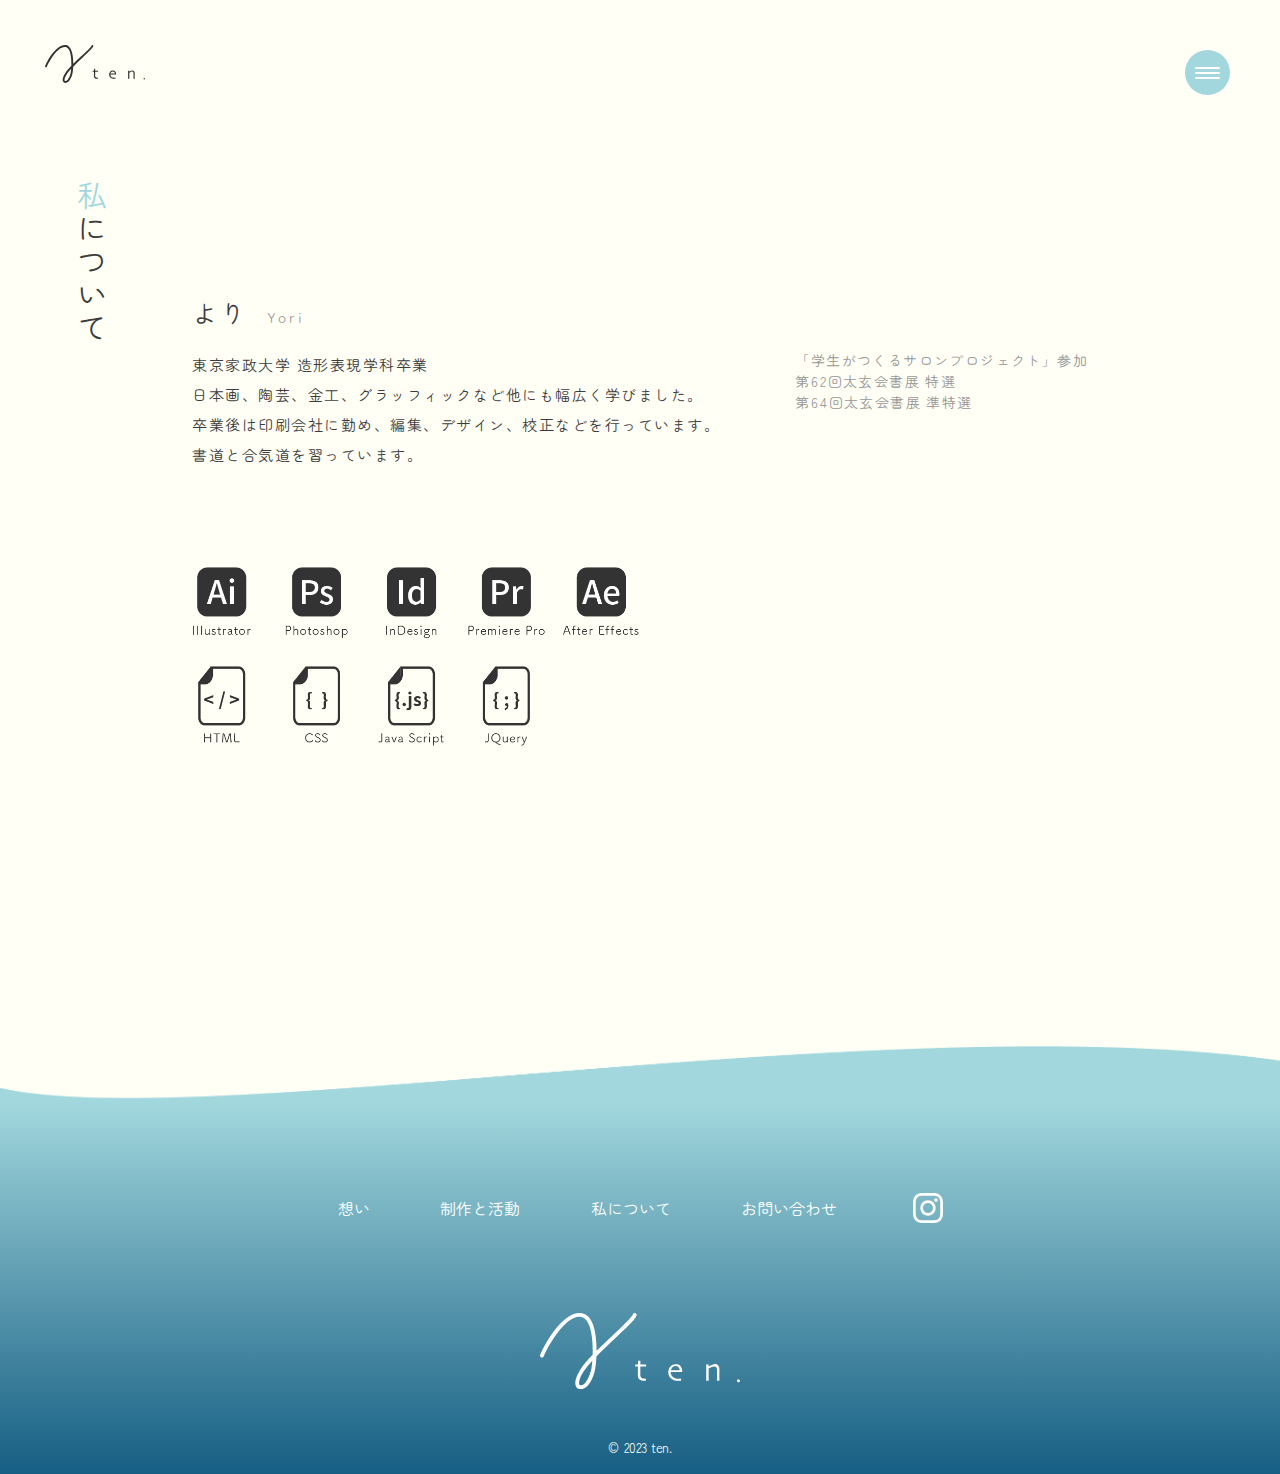
<file: about/index.html>
<!DOCTYPE html>
<html lang="ja">

<head>
    <meta charset="UTF-8">
    <meta http-equiv="X-UA-Compatible" content="IE=edge">
    <meta name="viewport" content="width=device-width, initial-scale=1.0">
    <title>私について｜ten.</title>
    <meta name="description" content="私のできることや好きなものなどをご紹介します。">
    <link rel="stylesheet" href="../css/common.css">
    <link rel="stylesheet" href="css/style.css">
    <!-- jQuery -->
    <script src="https://ajax.googleapis.com/ajax/libs/jquery/3.7.0/jquery.min.js"></script>
</head>

<body>
    <!-- ヘッダー -->
    <header>
        <h1 class="header_logo">
            <a href="../index.html">
                <img src="../images/ten_logo.svg" alt="ten.">
            </a>
        </h1>

        <!-- ハンバーガー -->
        <div class="nav_btn">
            <div class="nav_btn_line"><span></span></div>
        </div>
        <div class="nav_wrap">
            <div class="nav_wrap_center">
                <nav class="nav_wrap_list">
                    <ul>
                        <li><a href="../thought/index.html">想い</a></li>
                        <li><a href="../works/index.html">制作と活動</a></li>
                        <li><a href="../about/index.html">私について</a></li>
                        <li><a href="../contact/index.html">お問い合わせ</a></li>
                    </ul>
                </nav>
                <div class="nav_wrap_sns">
                    <a href="https://www.instagram.com/ten._design_2308/?igshid=OGQ5ZDc2ODk2ZA%3D%3D" target="_blank">
                        <img src="../images/instagram_icon.svg" alt="インスタグラムアカウント">
                    </a>
                </div>
            </div>
        </div>
    </header>

    <section class="back_design">
        <h2 class="vertical heading"><span class="color_01">私</span>について</h2>
        <div class="about_wrap">
            <p class="name">より<span class="name_en"></span></p>
            <div class="about_desc_wrap">
                <p class="abuot_desc">東京家政大学
                    造形表現学科卒業<br>日本画、陶芸、金工、グラッフィックなど他にも幅広く学びました。<br>卒業後は印刷会社に勤め、編集、デザイン、校正などを行っています。<br>書道と合気道を習っています。
                </p>
                <p class="about_achieve">「学生がつくるサロンプロジェクト」参加<br>第62回太玄会書展 特選<br>第64回太玄会書展 準特選</p>
            </div>
            <div class="about_skill_icon">
                <img src="images/about_skill_icon@2x.png" alt="スキルアイコン">
            </div>

        </div>
    </section>


    <!-- フッター -->
    <div class="footer_img">
        <img src="../images/footer_pc@2x.png" alt="波">
    </div>
    <footer>
        <div class="footer_wrap">
            <nav class="footer_nav">
                <ul class="footer_list">
                    <li><a href="../thought/index.html">想い</a></li>
                    <li><a href="../works/index.html">制作と活動</a></li>
                    <li><a href="../about/index.html">私について</a></li>
                    <li><a href="../contact/index.html">お問い合わせ</a></li>
                </ul>
                <div class="footer_insta_img">
                    <a href="https://www.instagram.com/ten._design_2308/?igshid=OGQ5ZDc2ODk2ZA%3D%3D" target="_blank"
                        class="footer_insta">
                        <img src="../images/instagram_icon.svg" alt="インスタグラムアカウント">
                    </a>
                </div>
            </nav>
            <a href="./index.html" class="footer_logo">
                <svg id="ten_logo" data-name="レイヤー 2" xmlns="http://www.w3.org/2000/svg" viewBox="0 0 209.95 80">
                    <defs>
                        <style>
                            .cls-1 {
                                fill: #fff;
                            }
                        </style>
                    </defs>
                    <g id="_レイヤー_1-2" data-name="レイヤー 1">
                        <g>
                            <path class="cls-1"
                                d="m42.86,80c-.06,0-.12,0-.19,0-2.15-.05-3.87-1.08-4.83-2.9-2-3.79-.27-10.38,4.74-18.07,2.91-4.47,7.43-9.67,12.68-15.13.39-12.29-.76-27.31-5.59-34.93-1.79-2.82-3.88-4.4-6.38-4.8-8.46-1.37-17.4,7.27-23.42,14.75-6.97,8.68-13.07,19.65-16.02,26.67-.43,1.02-1.6,1.5-2.63,1.07-1.02-.43-1.5-1.61-1.07-2.63,3.06-7.28,9.37-18.65,16.59-27.63C26.46,4.3,35.61-1.15,43.93.2c3.66.59,6.73,2.82,9.14,6.62,4.87,7.69,6.36,21.01,6.32,32.88,5.47-5.46,11.44-11.06,17.07-16.34,9.83-9.22,20-18.76,21.12-21.98.37-1.05,1.51-1.6,2.56-1.23,1.05.37,1.6,1.51,1.23,2.56-1.38,3.96-8.94,11.17-22.17,23.58-6.66,6.25-13.79,12.94-19.96,19.27-.34,7.43-1.21,13.69-2.09,16.72-3.27,11.28-8.47,17.72-14.3,17.72Zm12.07-29.9c-3.7,4.02-6.83,7.8-8.98,11.11-5.21,8-5.31,12.57-4.55,14.01.19.36.5.74,1.37.76.03,0,.06,0,.09,0,3.74,0,7.83-5.8,10.45-14.83.65-2.23,1.25-6.21,1.63-11.06Z" />
                            <g>
                                <path class="cls-1"
                                    d="m111.38,69.03l-.3,2.13c-.08.01-.27.02-.58.03s-.57.02-.8.02c-2.3,0-4.03-.48-5.21-1.44-1.18-.96-1.76-2.43-1.76-4.41,0-1.24,0-2.58.03-4s.03-3.19.03-5.29h-2.82v-1.97h2.97v-3.98h2.44v3.98h6.02v1.97h-6.02c0,.24,0,.94-.03,2.1s-.03,2.03-.03,2.59v4.17c0,1.46.39,2.51,1.18,3.15.78.64,1.99.97,3.63.97.2,0,.44,0,.72,0s.46,0,.54,0Z" />
                                <path class="cls-1"
                                    d="m149.39,61.99h-12.15c.01,1.19.26,2.28.76,3.27s1.25,1.81,2.27,2.46c.65.41,1.39.73,2.22.93.83.21,1.83.31,2.99.31.64,0,1.22-.02,1.76-.05s.86-.06.98-.07l-.3,2.24c-.09.01-.39.03-.89.06s-1.1.04-1.78.04c-1.79,0-3.35-.23-4.68-.7s-2.42-1.11-3.27-1.92c-.73-.68-1.35-1.56-1.86-2.62s-.76-2.25-.76-3.55.19-2.43.57-3.46.95-1.99,1.71-2.87c.66-.76,1.48-1.35,2.46-1.76.98-.41,2-.62,3.05-.62s1.97.16,2.77.47,1.51.79,2.1,1.43c.66.72,1.17,1.6,1.51,2.65s.53,2.31.54,3.77Zm-2.6-1.88c-.18-1.39-.65-2.48-1.42-3.27s-1.78-1.18-3.03-1.18-2.3.4-3.14,1.2-1.42,1.89-1.75,3.25h9.34Z" />
                                <path class="cls-1"
                                    d="m188.43,71.11h-2.66c.01-.31.03-1.35.04-3.11s.03-2.85.03-3.26c0-.58,0-1.44,0-2.58s-.01-1.97-.03-2.5c-.03-1.29-.28-2.21-.74-2.77s-1.25-.84-2.39-.84c-.68,0-1.53.2-2.54.6-1.01.4-2.03.92-3.06,1.55,0,.12,0,.79-.02,2s-.02,2.31-.02,3.31c0,1.3.01,2.87.04,4.71.03,1.84.04,2.8.04,2.89h-2.66c0-.08.01-.76.03-2.06s.03-3.22.03-5.77c0-1.18,0-2.55,0-4.13s-.03-3.26-.06-5.04h2.62l-.02,1.93.02.03c1.57-.9,2.88-1.52,3.92-1.87s1.92-.53,2.61-.53c1.43,0,2.59.45,3.45,1.35s1.3,2.14,1.3,3.71c0,1.41,0,2.63-.03,3.66s-.03,1.86-.03,2.5c0,1.02.01,2.29.04,3.82s.04,2.33.04,2.41Z" />
                            </g>
                            <circle class="cls-1" cx="208.37" cy="71.11" r="1.58" />
                        </g>
                    </g>
                </svg> </a>
        </div>
        <span class="copyright">© 2023 ten.</span>
    </footer>

    <script src="../js/script.js"></script>
</body>

</html>
</file>
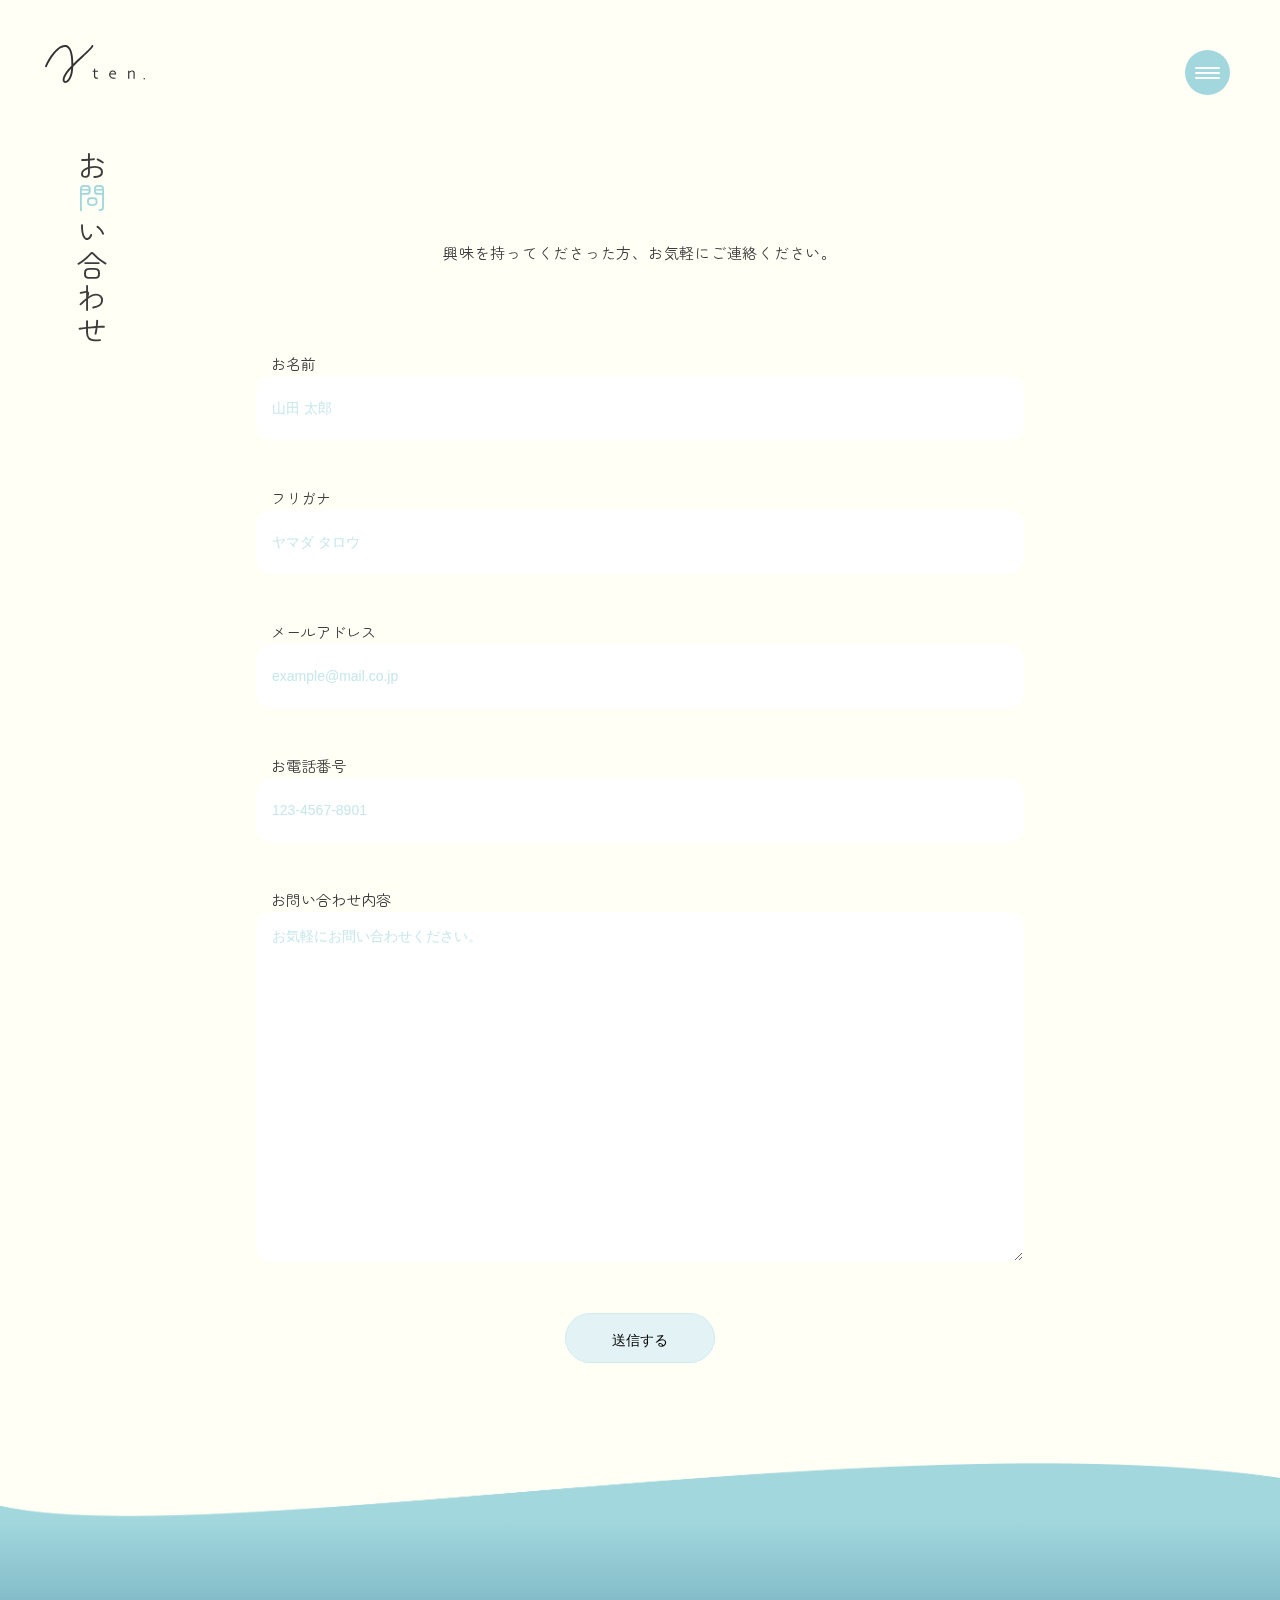
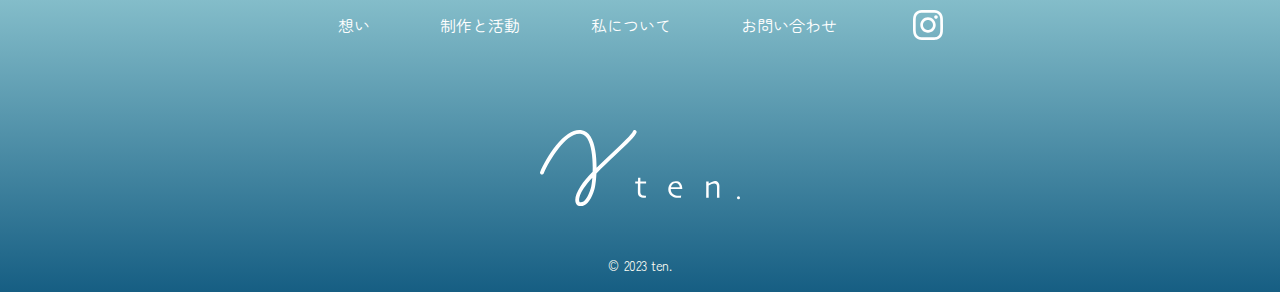
<file: contact/index.html>
<!DOCTYPE html>
<html lang="ja">

<head>
    <meta charset="UTF-8">
    <meta http-equiv="X-UA-Compatible" content="IE=edge">
    <meta name="viewport" content="width=device-width, initial-scale=1.0">
    <title>お問い合わせ｜ten.</title>
    <meta name="description" content="ten.のお問い合わせフォームです。">
    <link rel="stylesheet" href="../css/common.css">
    <link rel="stylesheet" href="css/style.css">
    <!-- jQuery -->
    <script src="https://ajax.googleapis.com/ajax/libs/jquery/3.7.0/jquery.min.js"></script>
</head>

<body>
    <!-- ヘッダー -->
    <header>
        <h1 class="header_logo">
            <a href="../index.html">
                <img src="../images/ten_logo.svg" alt="ten.">
            </a>
        </h1>

        <!-- ハンバーガー -->
        <div class="nav_btn">
            <div class="nav_btn_line"><span></span></div>
        </div>
        <div class="nav_wrap">
            <div class="nav_wrap_center">
                <nav class="nav_wrap_list">
                    <ul>
                        <li><a href="../thought/index.html">想い</a></li>
                        <li><a href="../works/index.html">制作と活動</a></li>
                        <li><a href="../about/index.html">私について</a></li>
                        <li><a href="../contact/index.html">お問い合わせ</a></li>
                    </ul>
                </nav>
                <div class="nav_wrap_sns">
                    <a href="https://www.instagram.com/ten._design_2308/?igshid=OGQ5ZDc2ODk2ZA%3D%3D" target="_blank">
                        <img src="../images/instagram_icon.svg" alt="インスタグラムアカウント">
                    </a>
                </div>
            </div>
        </div>
    </header>

    <!-- フォーム -->
    <section class="section">
        <div class="heading">
            <h2 class="vertical pc_sticky">お<span class="color_01">問</span>い合わせ</h2>
        </div>
        <h2 class="vertical sp_un_sticky">お問い合わせ</h2>
        <p>興味を持ってくださった方、<br class="br_pc_none">お気軽にご連絡ください。</p>
        <form onsubmit="submitted=true;"
            action="https://docs.google.com/forms/u/0/d/e/1FAIpQLSc1GYPvpZNJT7h7OVgWDoY82uv7OdNBUzcpmCGkV8Gj81a_2Q/formResponse"
            method="post" target="hidden_iframe">

            <div class="contact_wrap">
                <label for="name_01" class="contact_item">お名前</label>
                <input id="name_01" class="contact_box_s" type="text" name="entry.1274131809" placeholder="山田 太郎"
                    required>

                <label for="name_02" class="contact_item">フリガナ</label>
                <input id="name_02" class="contact_box_s" type="text" name="entry.1427460467" placeholder="ヤマダ タロウ"
                    required>

                <label for="email" class="contact_item">メールアドレス</label>
                <input id="email" class="contact_box_s" type="text" name="entry.1995535631"
                    placeholder="example@mail.co.jp" required>

                <label for="tel" class="contact_item">お電話番号</label>
                <input id="tel" class="contact_box_s" type="text" name="entry.506367846" placeholder="123-4567-8901">

                <label for="msg" class="contact_item">お問い合わせ内容</label>
                <textarea id="msg" class="contact_box_l" name="entry.1580849601" placeholder="お気軽にお問い合わせください。"
                    required></textarea>

                <button type="submit" name="button" value="送信" class="contact_item btn_next">送信する</button>
            </div>
        </form>
    </section>
    <script> var submitted = false; </script>
    <iframe name="hidden_iframe" id="hidden_iframe" style="display: none"
        onload="if(submitted)  {window.location='thanks.html';}"></iframe>



    <!-- フッター -->
    <div class="footer_img">
        <img src="../images/footer_pc@2x.png" alt="波">
    </div>
    <footer>
        <div class="footer_wrap">
            <nav class="footer_nav">
                <ul class="footer_list">
                    <li><a href="../thought/index.html">想い</a></li>
                    <li><a href="../works/index.html">制作と活動</a></li>
                    <li><a href="../about/index.html">私について</a></li>
                    <li><a href="../contact/index.html">お問い合わせ</a></li>
                </ul>
                <div class="footer_insta_img">
                    <a href="https://www.instagram.com/ten._design_2308/?igshid=OGQ5ZDc2ODk2ZA%3D%3D" target="_blank"
                        class="footer_insta">
                        <img src="../images/instagram_icon.svg" alt="インスタグラムアカウント">
                    </a>
                </div>
            </nav>
            <a href="./index.html" class="footer_logo">
                <svg id="ten_logo" data-name="レイヤー 2" xmlns="http://www.w3.org/2000/svg" viewBox="0 0 209.95 80">
                    <defs>
                        <style>
                            .cls-1 {
                                fill: #fff;
                            }
                        </style>
                    </defs>
                    <g id="_レイヤー_1-2" data-name="レイヤー 1">
                        <g>
                            <path class="cls-1"
                                d="m42.86,80c-.06,0-.12,0-.19,0-2.15-.05-3.87-1.08-4.83-2.9-2-3.79-.27-10.38,4.74-18.07,2.91-4.47,7.43-9.67,12.68-15.13.39-12.29-.76-27.31-5.59-34.93-1.79-2.82-3.88-4.4-6.38-4.8-8.46-1.37-17.4,7.27-23.42,14.75-6.97,8.68-13.07,19.65-16.02,26.67-.43,1.02-1.6,1.5-2.63,1.07-1.02-.43-1.5-1.61-1.07-2.63,3.06-7.28,9.37-18.65,16.59-27.63C26.46,4.3,35.61-1.15,43.93.2c3.66.59,6.73,2.82,9.14,6.62,4.87,7.69,6.36,21.01,6.32,32.88,5.47-5.46,11.44-11.06,17.07-16.34,9.83-9.22,20-18.76,21.12-21.98.37-1.05,1.51-1.6,2.56-1.23,1.05.37,1.6,1.51,1.23,2.56-1.38,3.96-8.94,11.17-22.17,23.58-6.66,6.25-13.79,12.94-19.96,19.27-.34,7.43-1.21,13.69-2.09,16.72-3.27,11.28-8.47,17.72-14.3,17.72Zm12.07-29.9c-3.7,4.02-6.83,7.8-8.98,11.11-5.21,8-5.31,12.57-4.55,14.01.19.36.5.74,1.37.76.03,0,.06,0,.09,0,3.74,0,7.83-5.8,10.45-14.83.65-2.23,1.25-6.21,1.63-11.06Z" />
                            <g>
                                <path class="cls-1"
                                    d="m111.38,69.03l-.3,2.13c-.08.01-.27.02-.58.03s-.57.02-.8.02c-2.3,0-4.03-.48-5.21-1.44-1.18-.96-1.76-2.43-1.76-4.41,0-1.24,0-2.58.03-4s.03-3.19.03-5.29h-2.82v-1.97h2.97v-3.98h2.44v3.98h6.02v1.97h-6.02c0,.24,0,.94-.03,2.1s-.03,2.03-.03,2.59v4.17c0,1.46.39,2.51,1.18,3.15.78.64,1.99.97,3.63.97.2,0,.44,0,.72,0s.46,0,.54,0Z" />
                                <path class="cls-1"
                                    d="m149.39,61.99h-12.15c.01,1.19.26,2.28.76,3.27s1.25,1.81,2.27,2.46c.65.41,1.39.73,2.22.93.83.21,1.83.31,2.99.31.64,0,1.22-.02,1.76-.05s.86-.06.98-.07l-.3,2.24c-.09.01-.39.03-.89.06s-1.1.04-1.78.04c-1.79,0-3.35-.23-4.68-.7s-2.42-1.11-3.27-1.92c-.73-.68-1.35-1.56-1.86-2.62s-.76-2.25-.76-3.55.19-2.43.57-3.46.95-1.99,1.71-2.87c.66-.76,1.48-1.35,2.46-1.76.98-.41,2-.62,3.05-.62s1.97.16,2.77.47,1.51.79,2.1,1.43c.66.72,1.17,1.6,1.51,2.65s.53,2.31.54,3.77Zm-2.6-1.88c-.18-1.39-.65-2.48-1.42-3.27s-1.78-1.18-3.03-1.18-2.3.4-3.14,1.2-1.42,1.89-1.75,3.25h9.34Z" />
                                <path class="cls-1"
                                    d="m188.43,71.11h-2.66c.01-.31.03-1.35.04-3.11s.03-2.85.03-3.26c0-.58,0-1.44,0-2.58s-.01-1.97-.03-2.5c-.03-1.29-.28-2.21-.74-2.77s-1.25-.84-2.39-.84c-.68,0-1.53.2-2.54.6-1.01.4-2.03.92-3.06,1.55,0,.12,0,.79-.02,2s-.02,2.31-.02,3.31c0,1.3.01,2.87.04,4.71.03,1.84.04,2.8.04,2.89h-2.66c0-.08.01-.76.03-2.06s.03-3.22.03-5.77c0-1.18,0-2.55,0-4.13s-.03-3.26-.06-5.04h2.62l-.02,1.93.02.03c1.57-.9,2.88-1.52,3.92-1.87s1.92-.53,2.61-.53c1.43,0,2.59.45,3.45,1.35s1.3,2.14,1.3,3.71c0,1.41,0,2.63-.03,3.66s-.03,1.86-.03,2.5c0,1.02.01,2.29.04,3.82s.04,2.33.04,2.41Z" />
                            </g>
                            <circle class="cls-1" cx="208.37" cy="71.11" r="1.58" />
                        </g>
                    </g>
                </svg> </a>
        </div>
        <span class="copyright">© 2023 ten.</span>
    </footer>

    <script src="../js/script.js"></script>

</body>


</html>
</file>
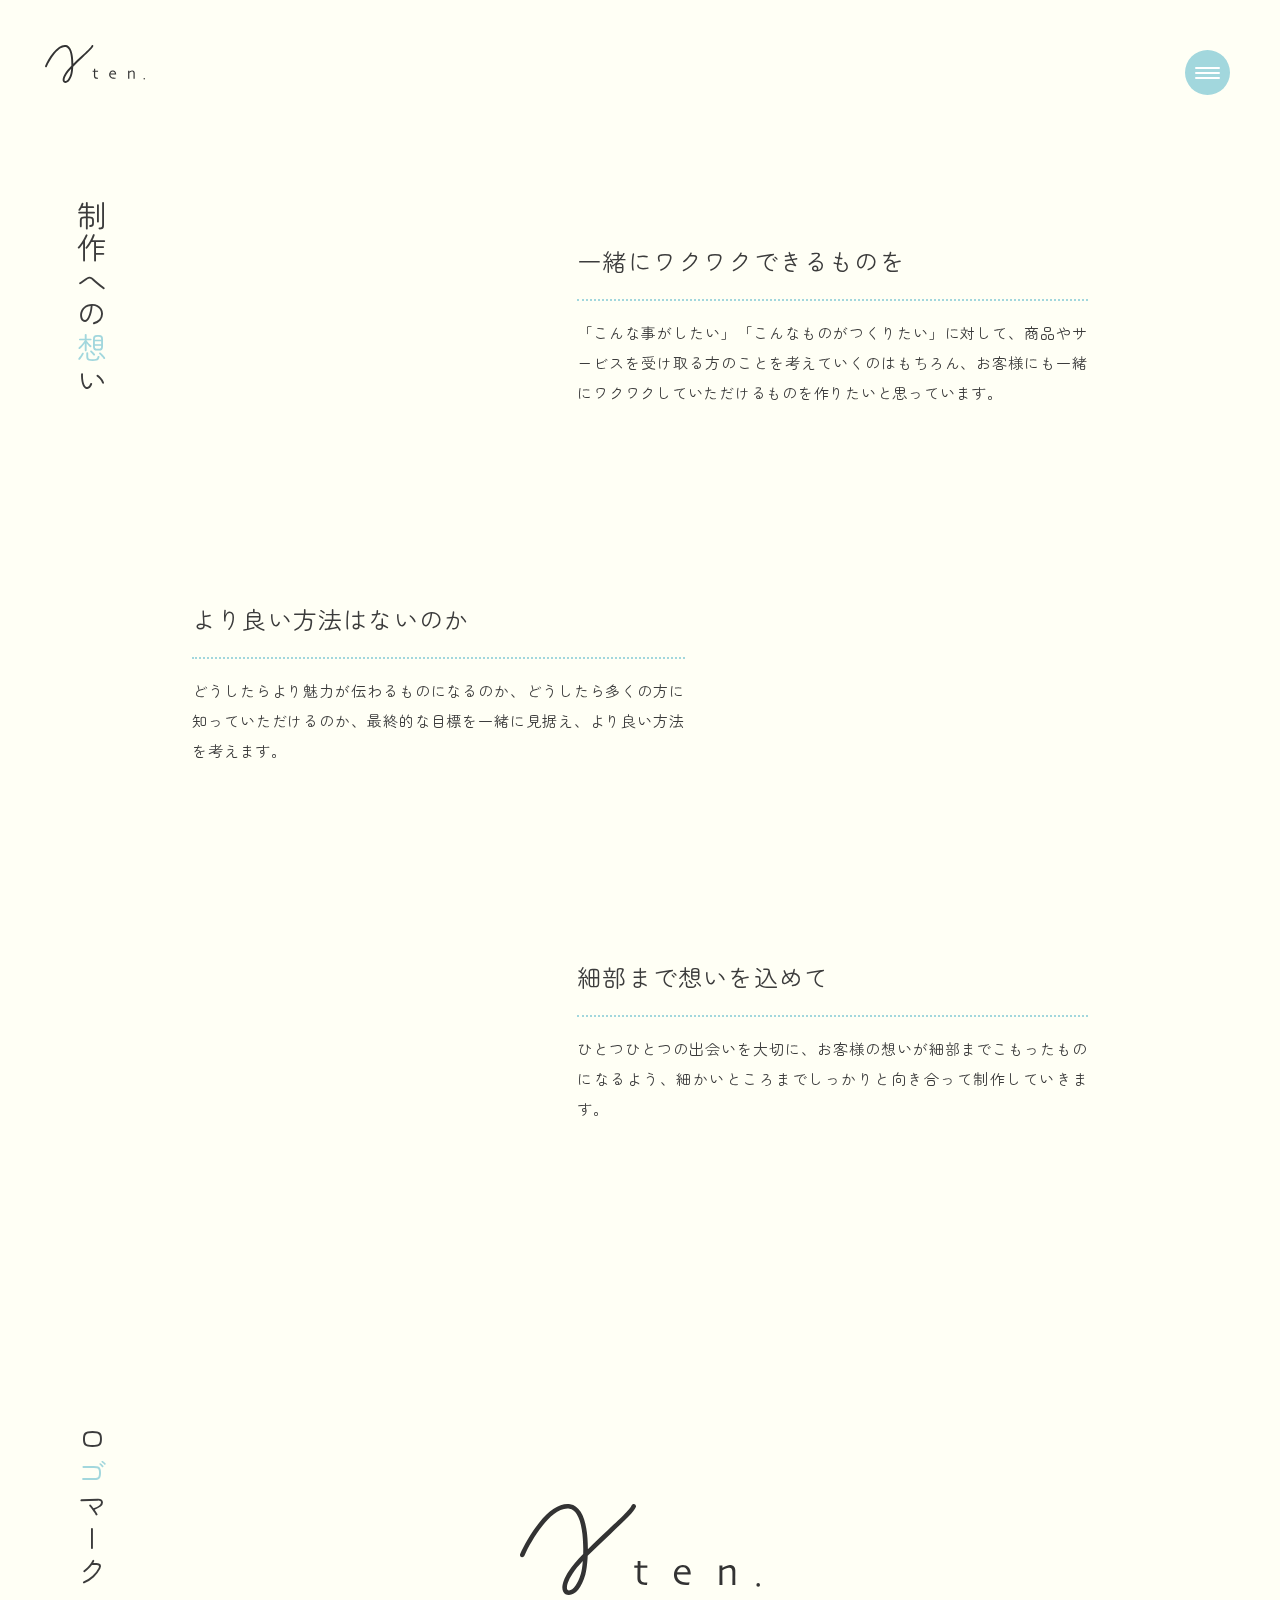
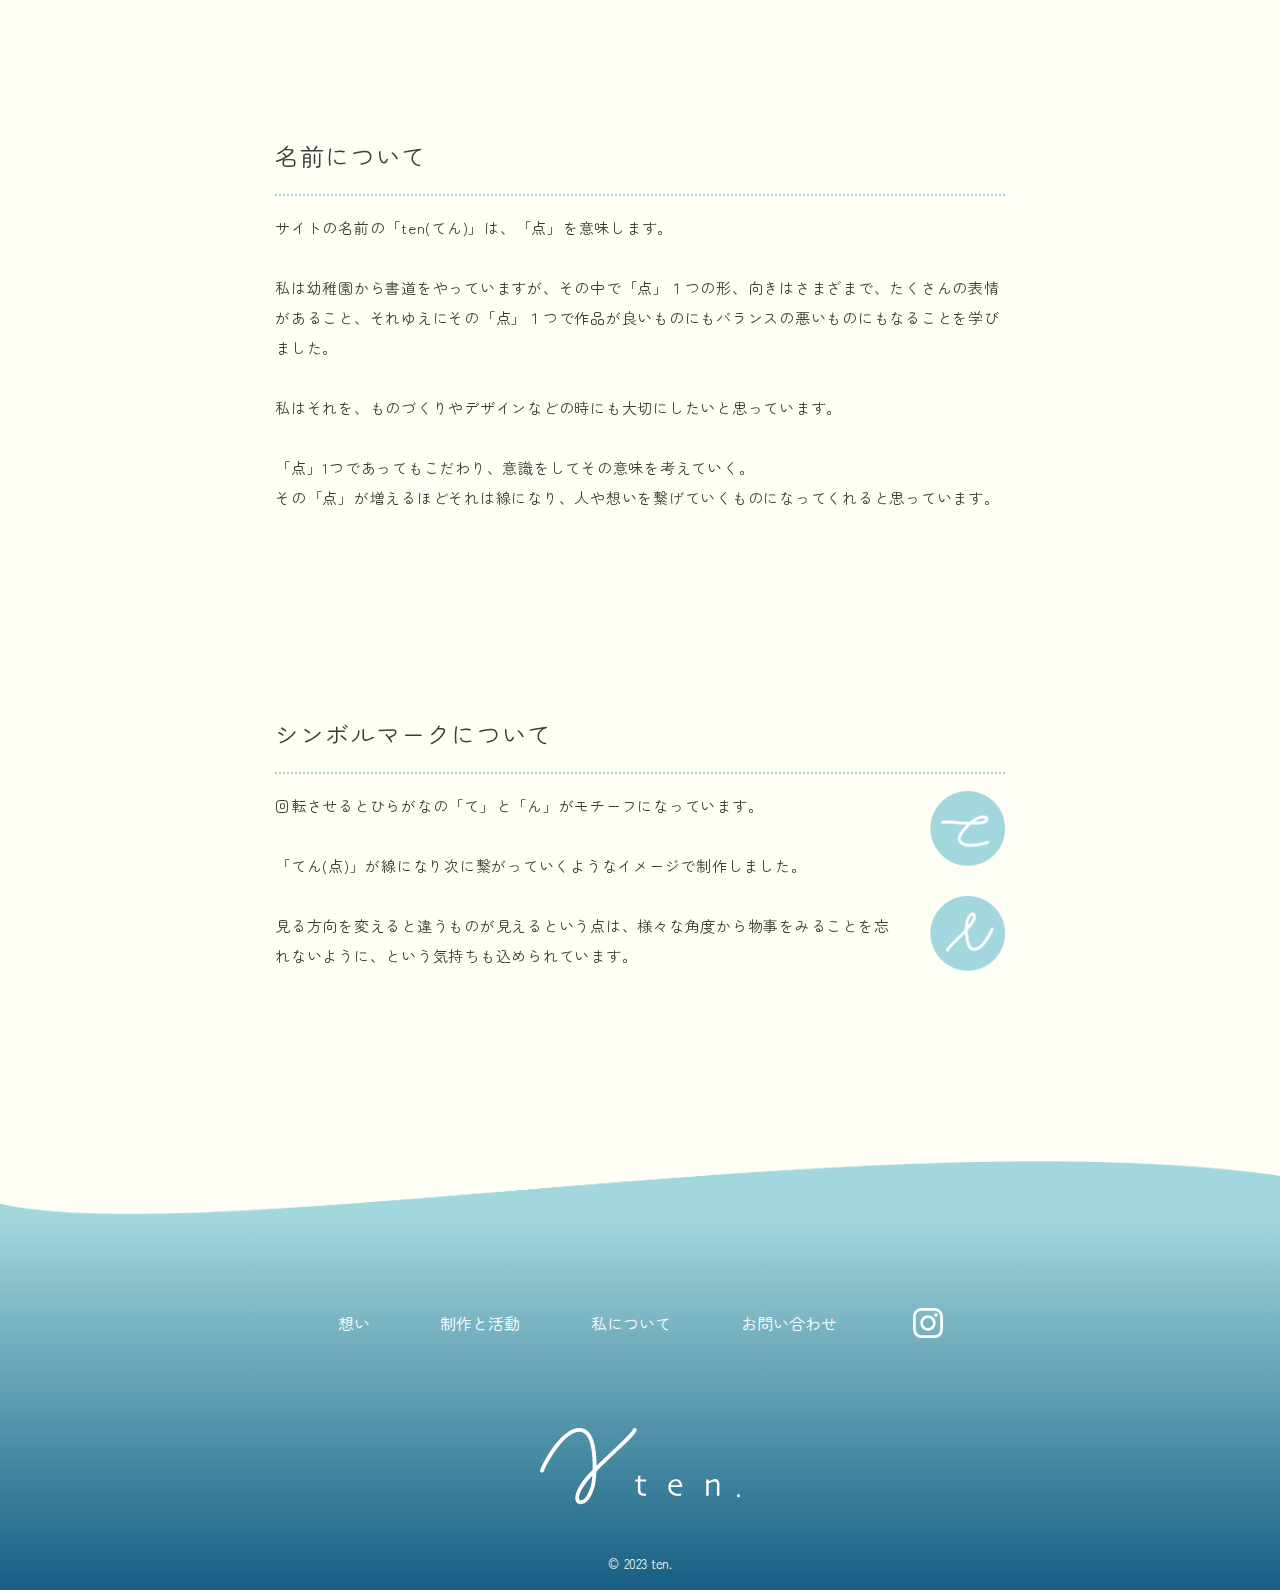
<file: thought/index.html>
<!DOCTYPE html>
<html lang="ja">

<head>
    <meta charset="UTF-8">
    <meta http-equiv="X-UA-Compatible" content="IE=edge">
    <meta name="viewport" content="width=device-width, initial-scale=1.0">
    <title>想い｜ten.</title>
    <meta name="description" content="ten.のもづくりへの考えをお伝えします。">
    <link rel="stylesheet" href="../css/common.css">
    <link rel="stylesheet" href="css/style.css">
    <!-- jQuery -->
    <script src="https://ajax.googleapis.com/ajax/libs/jquery/3.7.0/jquery.min.js"></script>
</head>

<body>
    <!-- ヘッダー -->
    <header>
        <h1 class="header_logo">
            <a href="../index.html">
                <img src="../images/ten_logo.svg" alt="ten.">
            </a>
        </h1>
        <!-- ハンバーガー -->
        <div class="nav_btn">
            <div class="nav_btn_line"><span></span></div>
        </div>
        <div class="nav_wrap">
            <div class="nav_wrap_center">
                <nav class="nav_wrap_list">
                    <ul>
                        <li><a href="../thought/index.html">想い</a></li>
                        <li><a href="../works/index.html">制作と活動</a></li>
                        <li><a href="../about/index.html">私について</a></li>
                        <li><a href="../contact/index.html">お問い合わせ</a></li>
                    </ul>
                </nav>
                <div class="nav_wrap_sns">
                    <a href="https://www.instagram.com/ten._design_2308/?igshid=OGQ5ZDc2ODk2ZA%3D%3D" target="_blank">
                        <img src="../images/instagram_icon.svg" alt="インスタグラムアカウント">
                    </a>
                </div>
            </div>
        </div>
    </header>
    <section class="section">
        <div class="heading">
            <h2 class="vertical pc_sticky">制作への<span class="color_01">想</span>い</h2>
        </div>
        <!-- <p class="vertical top">関わってくれた全てのあなたに<br>心躍る瞬間が増えますように</p> -->
        <div class="thought_wrap">
            <h2 class="vertical sp_un_sticky">制作への想い</h2>
            <div class="thought_right">
                <h3>一緒にワクワクできるものを</h3>
                <p class="thought_work">
                    「こんな事がしたい」「こんなものがつくりたい」に対して、商品やサービスを受け取る方のことを考えていくのはもちろん、お客様にも一緒にワクワクしていただけるものを作りたいと思っています。</p>
            </div>
            <div class="thought_left">
                <h3>より良い方法はないのか</h3>
                <p class="thought_work">どうしたらより魅力が伝わるものになるのか、どうしたら多くの方に知っていただけるのか、最終的な目標を一緒に見据え、より良い方法を考えます。</p>
            </div>
            <div class="thought_right">
                <h3>細部まで想いを込めて</h3>
                <p class="thought_work">ひとつひとつの出会いを大切に、お客様の想いが細部までこもったものになるよう、細かいところまでしっかりと向き合って制作していきます。</p>
            </div>
        </div>
    </section>

    <section class="section" id="logo">
        <div class="heading">
            <h2 class="vertical pc_sticky">ロ<span class="color_01">ゴ</span>マーク</h2>
        </div>
        <div class="logo_wrap">
            <h2 class="vertical sp_un_sticky">ロゴマーク</h2>
            <div class="logo_img">
                <img src="../images/ten_logo.svg" alt="ten.">
            </div>

            <h3>名前について</h3>
            <div class="logo_desc_mean">
                <p class="thought_logo">サイトの名前の「ten(てん)」は、「点」を意味します。</p>
                <p class="thought_logo">
                    私は幼稚園から書道をやっていますが、その中で「点」１つの形、向きはさまざまで、たくさんの表情があること、それゆえにその「点」１つで作品が良いものにもバランスの悪いものにもなることを学びました。
                </p>
                <p class="thought_logo">私はそれを、ものづくりやデザインなどの時にも大切にしたいと思っています。</p>
                <p class="thought_logo">
                    「点」1つであってもこだわり、意識をしてその意味を考えていく。<br>その「点」が増えるほどそれは線になり、人や想いを繋げていくものになってくれると思っています。
                </p>
            </div>

            <h3>シンボルマークについて</h3>
            <div class="logo_desc_symbol">
                <div class="logo_desc_symbol_desc">
                    <p class="thought_logo">回転させるとひらがなの「て」と「ん」がモチーフになっています。</p>
                    <p class="thought_logo">「てん(点)」が線になり次に繋がっていくようなイメージで制作しました。</p>
                    <p class="thought_logo">見る方向を変えると違うものが見えるという点は、様々な角度から物事をみることを忘れないように、という気持ちも込められています。</p>
                </div>
                <div class="logo_desc_symbol_img">
                    <div class="logo_desc_symbol_img_te">
                        <img src="images/ten_logo_te@2x.png" alt="シンボルマークを回転させたもの">
                    </div>
                    <div class="logo_desc_symbol_img_n">
                        <img src="images/ten_logo_n@2x.png" alt="シンボルマークを回転させたもの">
                    </div>
                </div>
            </div>
        </div>
    </section>

    <!-- フッター -->
    <div class="footer_img">
        <img src="../images/footer_pc@2x.png" alt="波">
    </div>
    <footer>
        <div class="footer_wrap">
            <nav class="footer_nav">
                <ul class="footer_list">
                    <li><a href="./thought/index.html">想い</a></li>
                    <li><a href="./works/index.html">制作と活動</a></li>
                    <li><a href="./about/index.html">私について</a></li>
                    <li><a href="./contact/index.html">お問い合わせ</a></li>
                </ul>
                <div class="footer_insta_img">
                    <a href="https://www.instagram.com/ten._design_2308/?igshid=OGQ5ZDc2ODk2ZA%3D%3D" target="_blank"
                        class="footer_insta">
                        <img src="../images/instagram_icon.svg" alt="インスタグラムアカウント">
                    </a>
                </div>
            </nav>
            <a href="../index.html" class="footer_logo">
                <svg id="ten_logo" data-name="レイヤー 2" xmlns="http://www.w3.org/2000/svg" viewBox="0 0 209.95 80">
                    <defs>
                        <style>
                            .cls-1 {
                                fill: #fff;
                            }
                        </style>
                    </defs>
                    <g id="_レイヤー_1-2" data-name="レイヤー 1">
                        <g>
                            <path class="cls-1"
                                d="m42.86,80c-.06,0-.12,0-.19,0-2.15-.05-3.87-1.08-4.83-2.9-2-3.79-.27-10.38,4.74-18.07,2.91-4.47,7.43-9.67,12.68-15.13.39-12.29-.76-27.31-5.59-34.93-1.79-2.82-3.88-4.4-6.38-4.8-8.46-1.37-17.4,7.27-23.42,14.75-6.97,8.68-13.07,19.65-16.02,26.67-.43,1.02-1.6,1.5-2.63,1.07-1.02-.43-1.5-1.61-1.07-2.63,3.06-7.28,9.37-18.65,16.59-27.63C26.46,4.3,35.61-1.15,43.93.2c3.66.59,6.73,2.82,9.14,6.62,4.87,7.69,6.36,21.01,6.32,32.88,5.47-5.46,11.44-11.06,17.07-16.34,9.83-9.22,20-18.76,21.12-21.98.37-1.05,1.51-1.6,2.56-1.23,1.05.37,1.6,1.51,1.23,2.56-1.38,3.96-8.94,11.17-22.17,23.58-6.66,6.25-13.79,12.94-19.96,19.27-.34,7.43-1.21,13.69-2.09,16.72-3.27,11.28-8.47,17.72-14.3,17.72Zm12.07-29.9c-3.7,4.02-6.83,7.8-8.98,11.11-5.21,8-5.31,12.57-4.55,14.01.19.36.5.74,1.37.76.03,0,.06,0,.09,0,3.74,0,7.83-5.8,10.45-14.83.65-2.23,1.25-6.21,1.63-11.06Z" />
                            <g>
                                <path class="cls-1"
                                    d="m111.38,69.03l-.3,2.13c-.08.01-.27.02-.58.03s-.57.02-.8.02c-2.3,0-4.03-.48-5.21-1.44-1.18-.96-1.76-2.43-1.76-4.41,0-1.24,0-2.58.03-4s.03-3.19.03-5.29h-2.82v-1.97h2.97v-3.98h2.44v3.98h6.02v1.97h-6.02c0,.24,0,.94-.03,2.1s-.03,2.03-.03,2.59v4.17c0,1.46.39,2.51,1.18,3.15.78.64,1.99.97,3.63.97.2,0,.44,0,.72,0s.46,0,.54,0Z" />
                                <path class="cls-1"
                                    d="m149.39,61.99h-12.15c.01,1.19.26,2.28.76,3.27s1.25,1.81,2.27,2.46c.65.41,1.39.73,2.22.93.83.21,1.83.31,2.99.31.64,0,1.22-.02,1.76-.05s.86-.06.98-.07l-.3,2.24c-.09.01-.39.03-.89.06s-1.1.04-1.78.04c-1.79,0-3.35-.23-4.68-.7s-2.42-1.11-3.27-1.92c-.73-.68-1.35-1.56-1.86-2.62s-.76-2.25-.76-3.55.19-2.43.57-3.46.95-1.99,1.71-2.87c.66-.76,1.48-1.35,2.46-1.76.98-.41,2-.62,3.05-.62s1.97.16,2.77.47,1.51.79,2.1,1.43c.66.72,1.17,1.6,1.51,2.65s.53,2.31.54,3.77Zm-2.6-1.88c-.18-1.39-.65-2.48-1.42-3.27s-1.78-1.18-3.03-1.18-2.3.4-3.14,1.2-1.42,1.89-1.75,3.25h9.34Z" />
                                <path class="cls-1"
                                    d="m188.43,71.11h-2.66c.01-.31.03-1.35.04-3.11s.03-2.85.03-3.26c0-.58,0-1.44,0-2.58s-.01-1.97-.03-2.5c-.03-1.29-.28-2.21-.74-2.77s-1.25-.84-2.39-.84c-.68,0-1.53.2-2.54.6-1.01.4-2.03.92-3.06,1.55,0,.12,0,.79-.02,2s-.02,2.31-.02,3.31c0,1.3.01,2.87.04,4.71.03,1.84.04,2.8.04,2.89h-2.66c0-.08.01-.76.03-2.06s.03-3.22.03-5.77c0-1.18,0-2.55,0-4.13s-.03-3.26-.06-5.04h2.62l-.02,1.93.02.03c1.57-.9,2.88-1.52,3.92-1.87s1.92-.53,2.61-.53c1.43,0,2.59.45,3.45,1.35s1.3,2.14,1.3,3.71c0,1.41,0,2.63-.03,3.66s-.03,1.86-.03,2.5c0,1.02.01,2.29.04,3.82s.04,2.33.04,2.41Z" />
                            </g>
                            <circle class="cls-1" cx="208.37" cy="71.11" r="1.58" />
                        </g>
                    </g>
                </svg> </a>
        </div>
        <span class="copyright">© 2023 ten.</span>
    </footer>

    <script src="../js/script.js"></script>
</body>



</html>
</file>
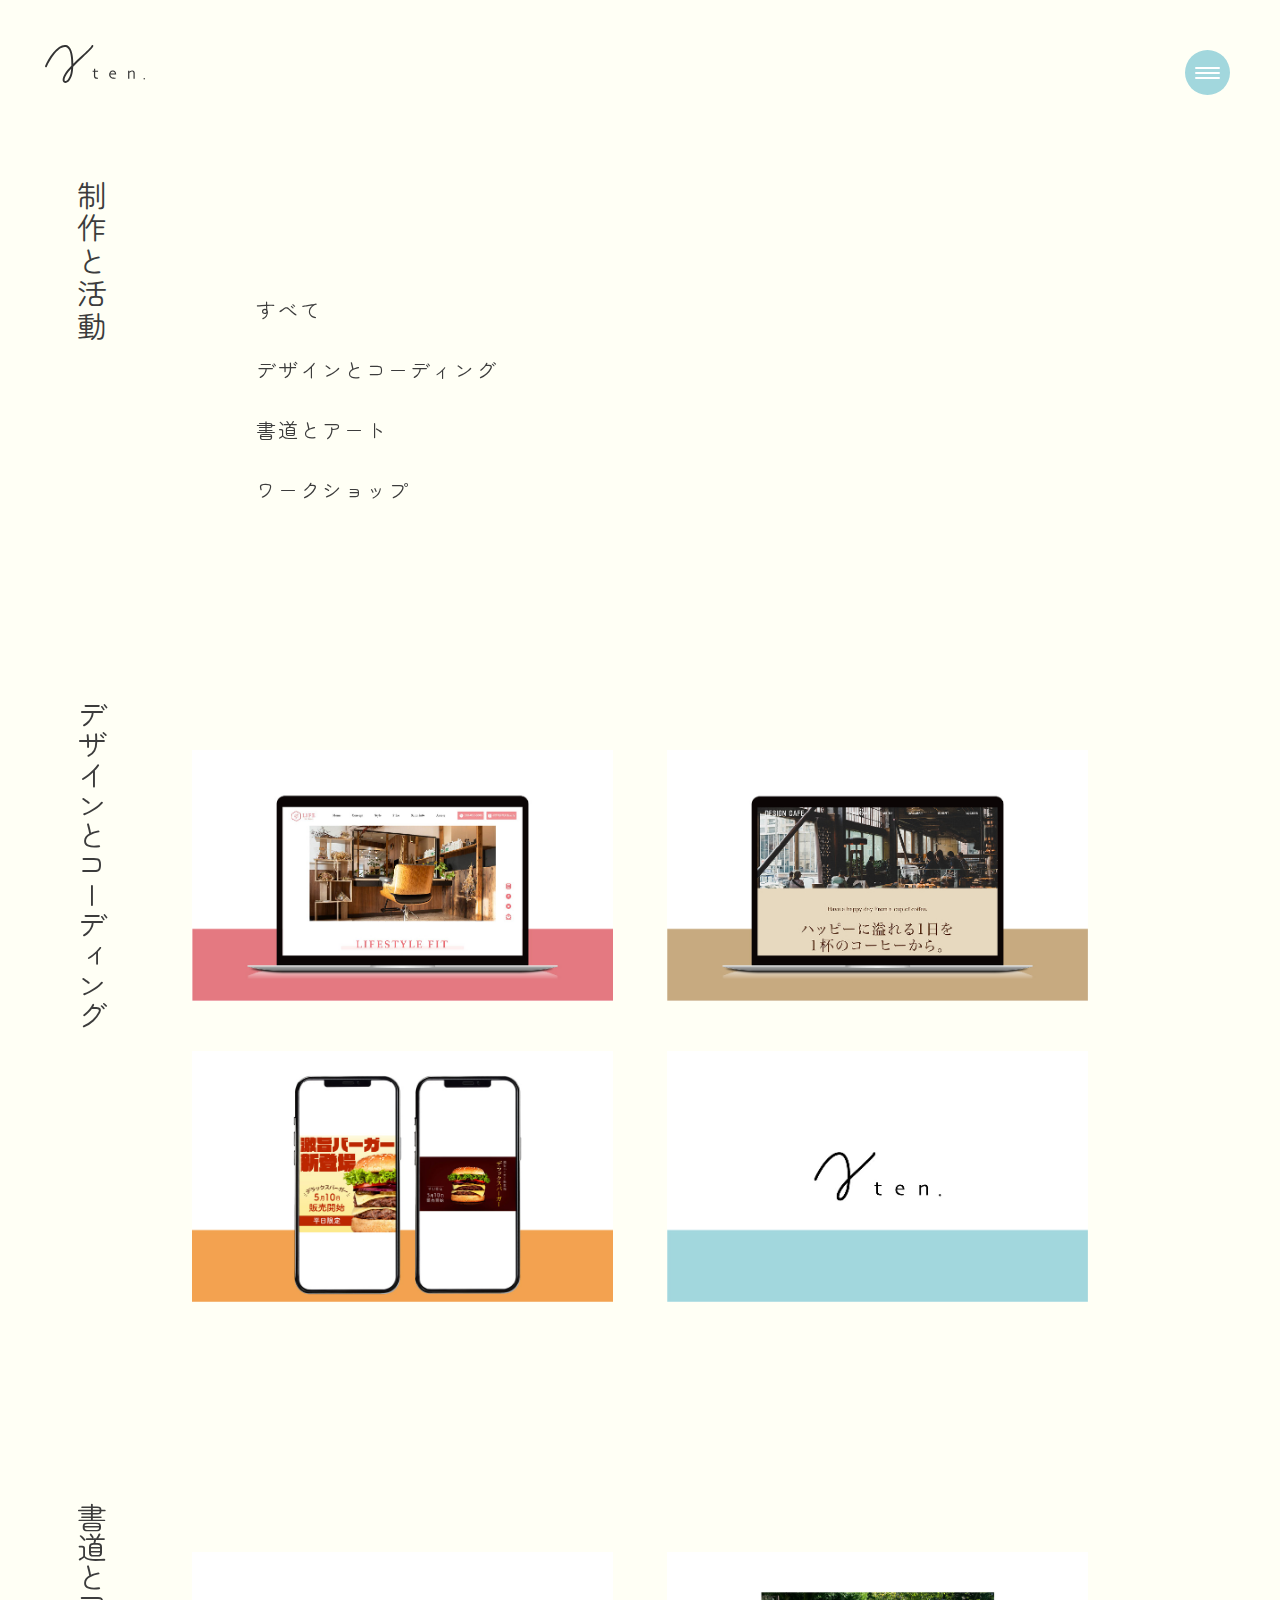
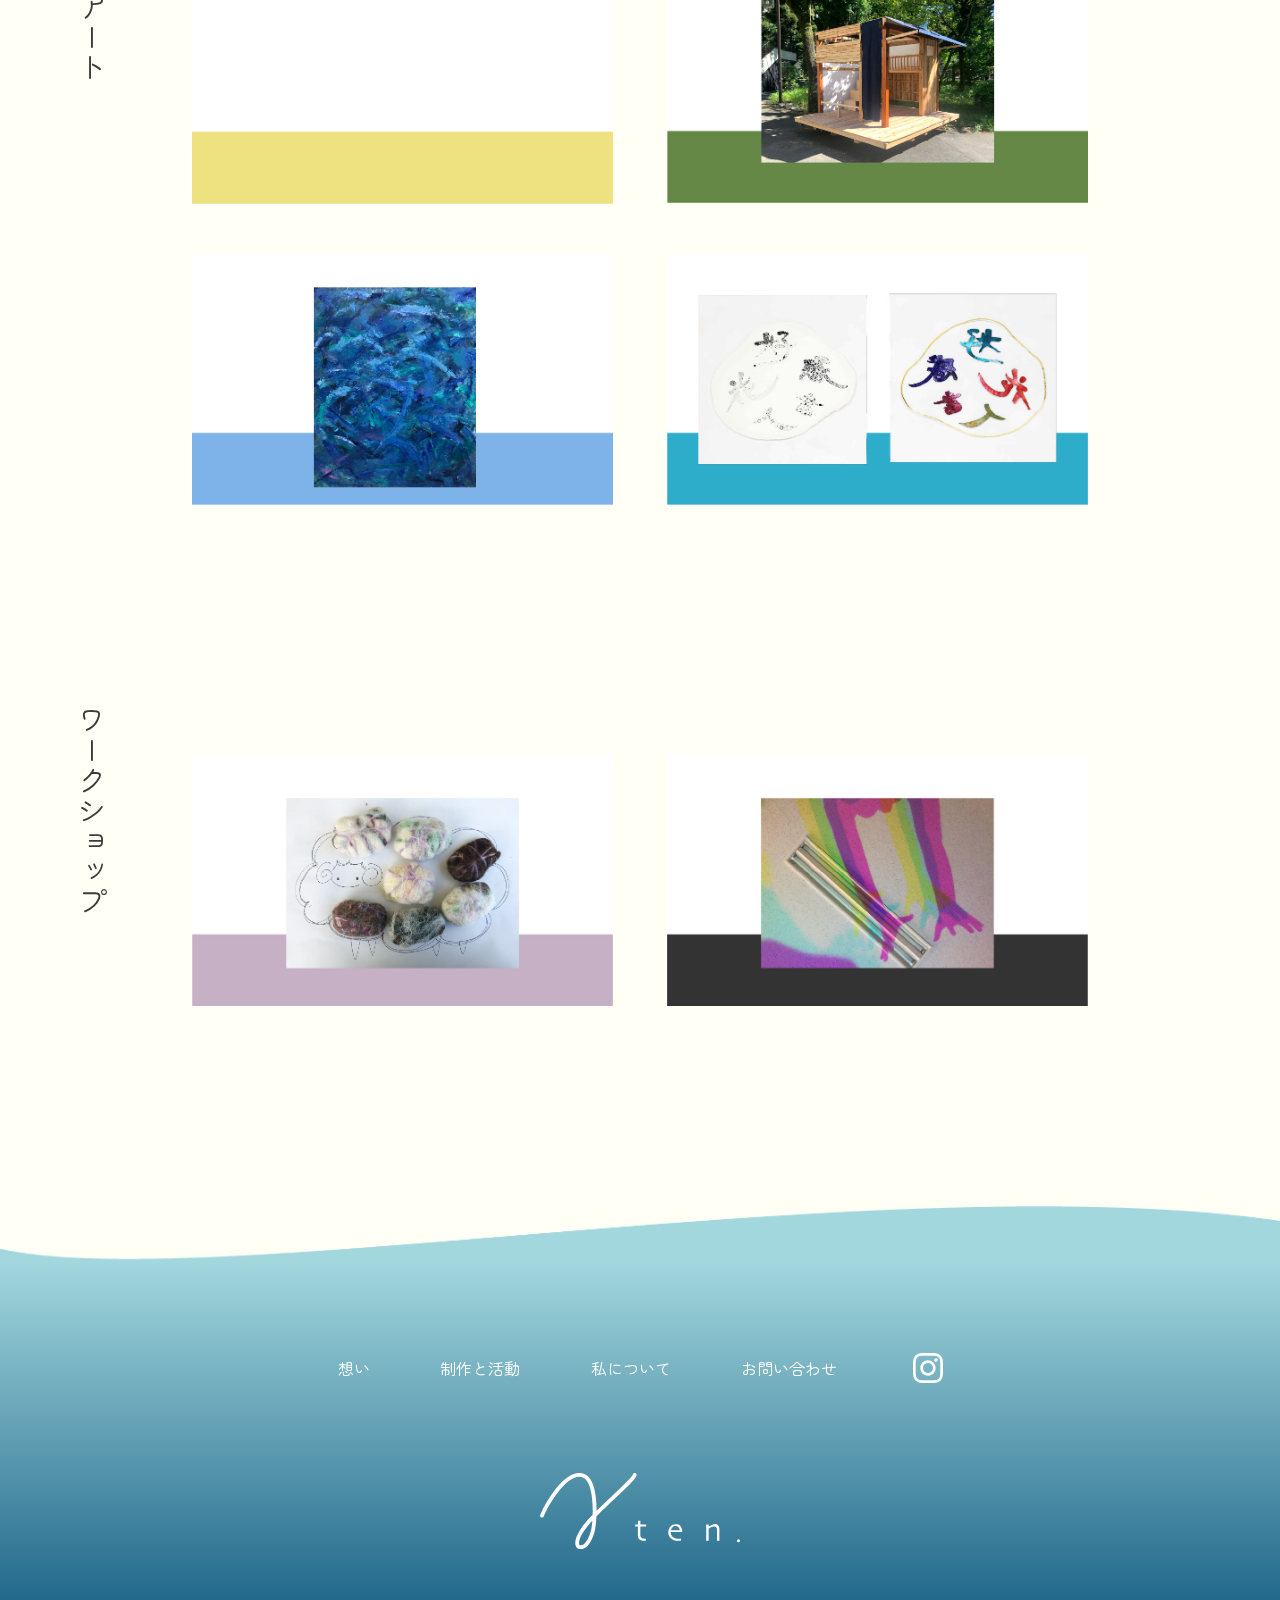
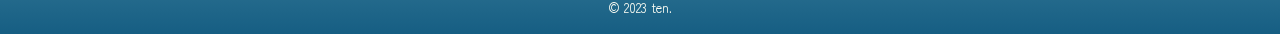
<file: works/index.html>
<!DOCTYPE html>
<html lang="ja">

<head>
    <meta charset="UTF-8">
    <meta http-equiv="X-UA-Compatible" content="IE=edge">
    <meta name="viewport" content="width=device-width, initial-scale=1.0">
    <title>制作と活動｜ten.</title>
    <meta name="description" content="ten.の関わった作品やワークショップの一覧です。">
    <link rel="stylesheet" href="../css/common.css">
    <link rel="stylesheet" href="css/style.css">
    <!-- jQuery -->
    <script src="https://ajax.googleapis.com/ajax/libs/jquery/3.7.0/jquery.min.js"></script>
</head>

<body>
    <!-- ヘッダー -->
    <header>
        <h1 class="header_logo">
            <a href="../index.html">
                <img src="../images/ten_logo.svg" alt="ten.">
            </a>
        </h1>

        <!-- ハンバーガー -->
        <div class="nav_btn">
            <div class="nav_btn_line"><span></span></div>
        </div>
        <div class="nav_wrap">
            <div class="nav_wrap_center">
                <nav class="nav_wrap_list">
                    <ul>
                        <li><a href="../thought/index.html">想い</a></li>
                        <li><a href="../works/index.html">制作と活動</a></li>
                        <li><a href="../about/index.html">私について</a></li>
                        <li><a href="../contact/index.html">お問い合わせ</a></li>
                    </ul>
                </nav>
                <div class="nav_wrap_sns">
                    <a href="https://www.instagram.com/ten._design_2308/?igshid=OGQ5ZDc2ODk2ZA%3D%3D" target="_blank">
                        <img src="../images/instagram_icon.svg" alt="インスタグラムアカウント">
                    </a>
                </div>
            </div>
        </div>
    </header>

    <span id="top"></span>
    <h2 class="vertical heading_list">制作と活動</h2>
    <ul class="works_list_top">
        <li><a href="#design">すべて</a></li>
        <li><a href="#design">デザインとコーディング</a></li>
        <li><a href="#art">書道とアート</a></li>
        <li><a href="#workshop">ワークショップ</a></li>
    </ul>

    <div class="works_list" id="design">
        <section class="section">
            <div class="head_sticky">
                <h3 class="pc_vertical sticky">デザインとコーディング</h3>
            </div>
            <div class="works_design_wrap">
                <div class="works_list_img">
                    <a href="./life_hair_design.html">
                        <span class="works_img_hover">
                            <img src="images/work_web_01@2x-80.jpg" alt="美容室「LIFE」のサイトリニューアル">
                            <span class="works_hover_cap">美容室「LIFE」<br>サイトリニューアル</span>
                        </span>
                    </a>
                </div>
                <div class="works_list_img">
                    <a href="">
                        <span class="works_img_hover">
                            <img src="images/work_web_02@2x-80.jpg" alt="カフェ「DESIGN CAFE」のコーディング">
                            <span class="works_hover_cap">coming soon..</span>
                        </span>
                    </a>
                </div>
                <div class="works_list_img">
                    <a href="">
                        <span class="works_img_hover">
                            <img src="images/work_bunner_01@2x-80.jpg" alt="ハンバーガー新商品のバナー広告">
                            <span class="works_hover_cap">coming soon..</span>
                        </span>
                    </a>
                </div>
                <div class="works_list_img">
                    <a href="">
                        <span class="works_img_hover">
                            <img src="images/work_logo_01@2x-80.jpg" alt="「ten.」のロゴデザイン">
                            <span class="works_hover_cap">coming soon..</span>
                        </span>
                    </a>
                </div>
            </div>
        </section>

        <section class="section" id="art">
            <div class="head_sticky">
                <h3 class="pc_vertical sticky">書道とアート</h3>
            </div>
            <div class="works_art_wrap">
                <div class="works_list_img">
                    <a href="">
                        <span class="works_img_hover">
                            <img src="images/work_calligraphy_01@2x-80.jpg" alt="書道作品｜調和体">
                            <span class="works_hover_cap">coming soon..</span>
                        </span>
                    </a>
                </div>
                <div class="works_list_img">
                    <a href="">
                        <span class="works_img_hover">
                            <img src="images/work_art_01@2x-80.jpg" alt="自然を感じる小空間">
                            <span class="works_hover_cap">coming soon..</span>
                        </span>
                    </a>
                </div>
                <div class="works_list_img">
                    <a href="">
                        <span class="works_img_hover">
                            <img src="images/work_art_02@2x-80.jpg" alt="和歌を題材にした油彩画">
                            <span class="works_hover_cap">coming soon..</span>
                        </span>
                    </a>
                </div>
                <div class="works_list_img">
                    <a href="">
                        <span class="works_img_hover">
                            <img src="images/work_art_03@2x-80.jpg" alt="私">
                            <span class="works_hover_cap">coming soon..</span>
                        </span>
                    </a>
                </div>
            </div>
        </section>

        <section class="section" id="workshop">
            <div class="head_sticky">
                <h3 class="pc_vertical sticky">ワークショップ</h3>
            </div>
            <div class="works_workshop_wrap">
                <div class="works_list_img">
                    <a href="">
                        <span class="works_img_hover">
                            <img src="images/work_workshop_01@2x-80.jpg" alt="羊毛石鹸">
                            <span class="works_hover_cap">coming soon..</span>
                        </span>
                    </a>
                </div>
                <div class="works_list_img">
                    <a href="">
                        <span class="works_img_hover">
                            <img src="images/work_workshop_02@2x-80.jpg" alt="ひかりとかげのせかい">
                            <span class="works_hover_cap">coming soon..</span>
                        </span>
                    </a>
                </div>
            </div>
        </section>
    </div>

    <div class="page_top" id="page_top">
        <a href="#top">トップへ</a>
    </div>

    <!-- フッター -->
    <div class="footer_img">
        <img src="../images/footer_pc@2x.png" alt="波">
    </div>
    <footer>
        <div class="footer_wrap">
            <nav class="footer_nav">
                <ul class="footer_list">
                    <li><a href="../thought/index.html">想い</a></li>
                    <li><a href="../works/index.html">制作と活動</a></li>
                    <li><a href="../about/index.html">私について</a></li>
                    <li><a href="../contact/index.html">お問い合わせ</a></li>
                </ul>
                <div class="footer_insta_img">
                    <a href="https://www.instagram.com/ten._design_2308/?igshid=OGQ5ZDc2ODk2ZA%3D%3D" target="_blank"
                        class="footer_insta">
                        <img src="../images/instagram_icon.svg" alt="インスタグラムアカウント">
                    </a>
                </div>
            </nav>
            <a href="./index.html" class="footer_logo">
                <svg id="ten_logo" data-name="レイヤー 2" xmlns="http://www.w3.org/2000/svg" viewBox="0 0 209.95 80">
                    <defs>
                        <style>
                            .cls-1 {
                                fill: #fff;
                            }
                        </style>
                    </defs>
                    <g id="_レイヤー_1-2" data-name="レイヤー 1">
                        <g>
                            <path class="cls-1"
                                d="m42.86,80c-.06,0-.12,0-.19,0-2.15-.05-3.87-1.08-4.83-2.9-2-3.79-.27-10.38,4.74-18.07,2.91-4.47,7.43-9.67,12.68-15.13.39-12.29-.76-27.31-5.59-34.93-1.79-2.82-3.88-4.4-6.38-4.8-8.46-1.37-17.4,7.27-23.42,14.75-6.97,8.68-13.07,19.65-16.02,26.67-.43,1.02-1.6,1.5-2.63,1.07-1.02-.43-1.5-1.61-1.07-2.63,3.06-7.28,9.37-18.65,16.59-27.63C26.46,4.3,35.61-1.15,43.93.2c3.66.59,6.73,2.82,9.14,6.62,4.87,7.69,6.36,21.01,6.32,32.88,5.47-5.46,11.44-11.06,17.07-16.34,9.83-9.22,20-18.76,21.12-21.98.37-1.05,1.51-1.6,2.56-1.23,1.05.37,1.6,1.51,1.23,2.56-1.38,3.96-8.94,11.17-22.17,23.58-6.66,6.25-13.79,12.94-19.96,19.27-.34,7.43-1.21,13.69-2.09,16.72-3.27,11.28-8.47,17.72-14.3,17.72Zm12.07-29.9c-3.7,4.02-6.83,7.8-8.98,11.11-5.21,8-5.31,12.57-4.55,14.01.19.36.5.74,1.37.76.03,0,.06,0,.09,0,3.74,0,7.83-5.8,10.45-14.83.65-2.23,1.25-6.21,1.63-11.06Z" />
                            <g>
                                <path class="cls-1"
                                    d="m111.38,69.03l-.3,2.13c-.08.01-.27.02-.58.03s-.57.02-.8.02c-2.3,0-4.03-.48-5.21-1.44-1.18-.96-1.76-2.43-1.76-4.41,0-1.24,0-2.58.03-4s.03-3.19.03-5.29h-2.82v-1.97h2.97v-3.98h2.44v3.98h6.02v1.97h-6.02c0,.24,0,.94-.03,2.1s-.03,2.03-.03,2.59v4.17c0,1.46.39,2.51,1.18,3.15.78.64,1.99.97,3.63.97.2,0,.44,0,.72,0s.46,0,.54,0Z" />
                                <path class="cls-1"
                                    d="m149.39,61.99h-12.15c.01,1.19.26,2.28.76,3.27s1.25,1.81,2.27,2.46c.65.41,1.39.73,2.22.93.83.21,1.83.31,2.99.31.64,0,1.22-.02,1.76-.05s.86-.06.98-.07l-.3,2.24c-.09.01-.39.03-.89.06s-1.1.04-1.78.04c-1.79,0-3.35-.23-4.68-.7s-2.42-1.11-3.27-1.92c-.73-.68-1.35-1.56-1.86-2.62s-.76-2.25-.76-3.55.19-2.43.57-3.46.95-1.99,1.71-2.87c.66-.76,1.48-1.35,2.46-1.76.98-.41,2-.62,3.05-.62s1.97.16,2.77.47,1.51.79,2.1,1.43c.66.72,1.17,1.6,1.51,2.65s.53,2.31.54,3.77Zm-2.6-1.88c-.18-1.39-.65-2.48-1.42-3.27s-1.78-1.18-3.03-1.18-2.3.4-3.14,1.2-1.42,1.89-1.75,3.25h9.34Z" />
                                <path class="cls-1"
                                    d="m188.43,71.11h-2.66c.01-.31.03-1.35.04-3.11s.03-2.85.03-3.26c0-.58,0-1.44,0-2.58s-.01-1.97-.03-2.5c-.03-1.29-.28-2.21-.74-2.77s-1.25-.84-2.39-.84c-.68,0-1.53.2-2.54.6-1.01.4-2.03.92-3.06,1.55,0,.12,0,.79-.02,2s-.02,2.31-.02,3.31c0,1.3.01,2.87.04,4.71.03,1.84.04,2.8.04,2.89h-2.66c0-.08.01-.76.03-2.06s.03-3.22.03-5.77c0-1.18,0-2.55,0-4.13s-.03-3.26-.06-5.04h2.62l-.02,1.93.02.03c1.57-.9,2.88-1.52,3.92-1.87s1.92-.53,2.61-.53c1.43,0,2.59.45,3.45,1.35s1.3,2.14,1.3,3.71c0,1.41,0,2.63-.03,3.66s-.03,1.86-.03,2.5c0,1.02.01,2.29.04,3.82s.04,2.33.04,2.41Z" />
                            </g>
                            <circle class="cls-1" cx="208.37" cy="71.11" r="1.58" />
                        </g>
                    </g>
                </svg> </a>
        </div>
        <span class="copyright">© 2023 ten.</span>
    </footer>

    <script src="../js/script.js"></script>

</body>

</html>
</file>
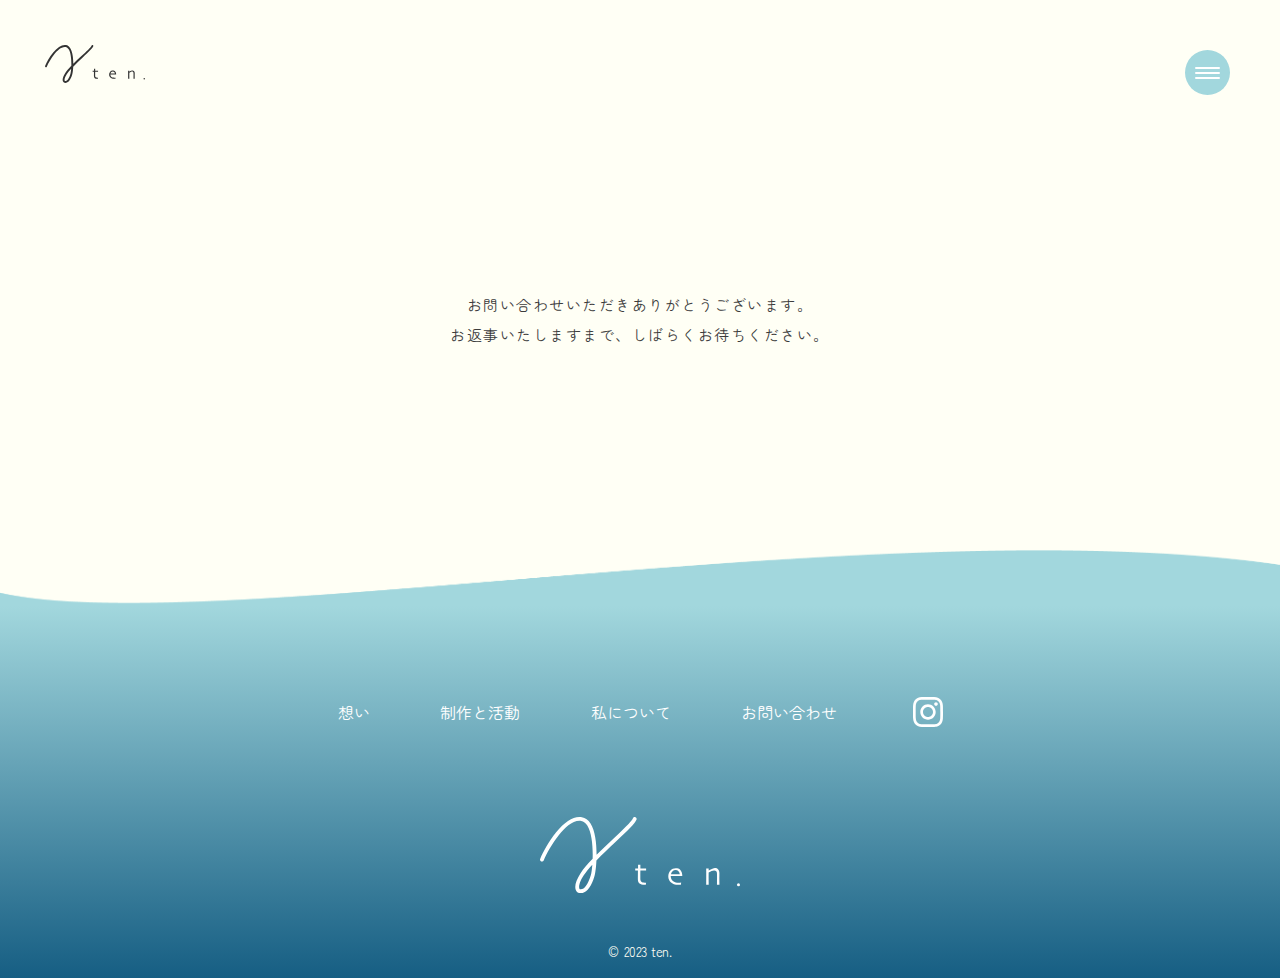
<file: contact/thanks.html>
<!DOCTYPE html>
<html lang="ja">

<head>
    <meta charset="UTF-8">
    <meta http-equiv="X-UA-Compatible" content="IE=edge">
    <meta name="viewport" content="width=device-width, initial-scale=1.0">
    <title>サンクスページ｜ten.</title>
    <meta name="description" content="ten.のポートフォリオサイト｜お問い合わせのサンクスページです。">
    <link rel="stylesheet" href="../css/common.css">
    <link rel="stylesheet" href="css/style.css">
    <!-- jQuery -->
    <script src="https://ajax.googleapis.com/ajax/libs/jquery/3.7.0/jquery.min.js"></script>
</head>

<body>
    <!-- ヘッダー -->
    <header>
        <h1 class="header_logo">
            <a href="../index.html">
                <img src="../images/ten_logo.svg" alt="ten.">
            </a>
        </h1>

        <!-- ハンバーガー -->
        <div class="nav_btn">
            <div class="nav_btn_line"><span></span></div>
        </div>
        <div class="nav_wrap">
            <div class="nav_wrap_center">
                <nav class="nav_wrap_list">
                    <ul>
                        <li><a href="../thought/index.html">想い</a></li>
                        <li><a href="../works/index.html">制作と活動</a></li>
                        <li><a href="../about/index.html">私について</a></li>
                        <li><a href="../contact/index.html">お問い合わせ</a></li>
                    </ul>
                </nav>
                <div class="nav_wrap_sns">
                    <a href="https://www.instagram.com/ten._design_2308/?igshid=OGQ5ZDc2ODk2ZA%3D%3D" target="_blank">
                        <img src="../images/instagram_icon.svg" alt="インスタグラムアカウント">
                    </a>
                </div>
            </div>
        </div>
    </header>

    <!-- <h2 class="vertical heading">お問い合わせ</h2> -->

    <p class="thanks_p">お問い合わせいただきありがとうございます。<br>お返事いたしますまで、しばらくお待ちください。</p>



    <!-- フッター -->
    <div class="footer_img">
        <img src="../images/footer_pc@2x.png" alt="波">
    </div>
    <footer>
        <div class="footer_wrap">
            <nav class="footer_nav">
                <ul class="footer_list">
                    <li><a href="../thought/index.html">想い</a></li>
                    <li><a href="../works/index.html">制作と活動</a></li>
                    <li><a href="../about/index.html">私について</a></li>
                    <li><a href="../contact/index.html">お問い合わせ</a></li>
                </ul>
                <div class="footer_insta_img">
                    <a href="https://www.instagram.com/ten._design_2308/?igshid=OGQ5ZDc2ODk2ZA%3D%3D" target="_blank"
                        class="footer_insta">
                        <img src="../images/instagram_icon.svg" alt="インスタグラムアカウント">
                    </a>
                </div>
            </nav>
            <a href="./index.html" class="footer_logo">
                <svg id="ten_logo" data-name="レイヤー 2" xmlns="http://www.w3.org/2000/svg" viewBox="0 0 209.95 80">
                    <defs>
                        <style>
                            .cls-1 {
                                fill: #fff;
                            }
                        </style>
                    </defs>
                    <g id="_レイヤー_1-2" data-name="レイヤー 1">
                        <g>
                            <path class="cls-1"
                                d="m42.86,80c-.06,0-.12,0-.19,0-2.15-.05-3.87-1.08-4.83-2.9-2-3.79-.27-10.38,4.74-18.07,2.91-4.47,7.43-9.67,12.68-15.13.39-12.29-.76-27.31-5.59-34.93-1.79-2.82-3.88-4.4-6.38-4.8-8.46-1.37-17.4,7.27-23.42,14.75-6.97,8.68-13.07,19.65-16.02,26.67-.43,1.02-1.6,1.5-2.63,1.07-1.02-.43-1.5-1.61-1.07-2.63,3.06-7.28,9.37-18.65,16.59-27.63C26.46,4.3,35.61-1.15,43.93.2c3.66.59,6.73,2.82,9.14,6.62,4.87,7.69,6.36,21.01,6.32,32.88,5.47-5.46,11.44-11.06,17.07-16.34,9.83-9.22,20-18.76,21.12-21.98.37-1.05,1.51-1.6,2.56-1.23,1.05.37,1.6,1.51,1.23,2.56-1.38,3.96-8.94,11.17-22.17,23.58-6.66,6.25-13.79,12.94-19.96,19.27-.34,7.43-1.21,13.69-2.09,16.72-3.27,11.28-8.47,17.72-14.3,17.72Zm12.07-29.9c-3.7,4.02-6.83,7.8-8.98,11.11-5.21,8-5.31,12.57-4.55,14.01.19.36.5.74,1.37.76.03,0,.06,0,.09,0,3.74,0,7.83-5.8,10.45-14.83.65-2.23,1.25-6.21,1.63-11.06Z" />
                            <g>
                                <path class="cls-1"
                                    d="m111.38,69.03l-.3,2.13c-.08.01-.27.02-.58.03s-.57.02-.8.02c-2.3,0-4.03-.48-5.21-1.44-1.18-.96-1.76-2.43-1.76-4.41,0-1.24,0-2.58.03-4s.03-3.19.03-5.29h-2.82v-1.97h2.97v-3.98h2.44v3.98h6.02v1.97h-6.02c0,.24,0,.94-.03,2.1s-.03,2.03-.03,2.59v4.17c0,1.46.39,2.51,1.18,3.15.78.64,1.99.97,3.63.97.2,0,.44,0,.72,0s.46,0,.54,0Z" />
                                <path class="cls-1"
                                    d="m149.39,61.99h-12.15c.01,1.19.26,2.28.76,3.27s1.25,1.81,2.27,2.46c.65.41,1.39.73,2.22.93.83.21,1.83.31,2.99.31.64,0,1.22-.02,1.76-.05s.86-.06.98-.07l-.3,2.24c-.09.01-.39.03-.89.06s-1.1.04-1.78.04c-1.79,0-3.35-.23-4.68-.7s-2.42-1.11-3.27-1.92c-.73-.68-1.35-1.56-1.86-2.62s-.76-2.25-.76-3.55.19-2.43.57-3.46.95-1.99,1.71-2.87c.66-.76,1.48-1.35,2.46-1.76.98-.41,2-.62,3.05-.62s1.97.16,2.77.47,1.51.79,2.1,1.43c.66.72,1.17,1.6,1.51,2.65s.53,2.31.54,3.77Zm-2.6-1.88c-.18-1.39-.65-2.48-1.42-3.27s-1.78-1.18-3.03-1.18-2.3.4-3.14,1.2-1.42,1.89-1.75,3.25h9.34Z" />
                                <path class="cls-1"
                                    d="m188.43,71.11h-2.66c.01-.31.03-1.35.04-3.11s.03-2.85.03-3.26c0-.58,0-1.44,0-2.58s-.01-1.97-.03-2.5c-.03-1.29-.28-2.21-.74-2.77s-1.25-.84-2.39-.84c-.68,0-1.53.2-2.54.6-1.01.4-2.03.92-3.06,1.55,0,.12,0,.79-.02,2s-.02,2.31-.02,3.31c0,1.3.01,2.87.04,4.71.03,1.84.04,2.8.04,2.89h-2.66c0-.08.01-.76.03-2.06s.03-3.22.03-5.77c0-1.18,0-2.55,0-4.13s-.03-3.26-.06-5.04h2.62l-.02,1.93.02.03c1.57-.9,2.88-1.52,3.92-1.87s1.92-.53,2.61-.53c1.43,0,2.59.45,3.45,1.35s1.3,2.14,1.3,3.71c0,1.41,0,2.63-.03,3.66s-.03,1.86-.03,2.5c0,1.02.01,2.29.04,3.82s.04,2.33.04,2.41Z" />
                            </g>
                            <circle class="cls-1" cx="208.37" cy="71.11" r="1.58" />
                        </g>
                    </g>
                </svg> </a>
        </div>
        <span class="copyright">© 2023 ten.</span>
    </footer>

    <script src="../js/script.js"></script>

</body>

</html>
</file>
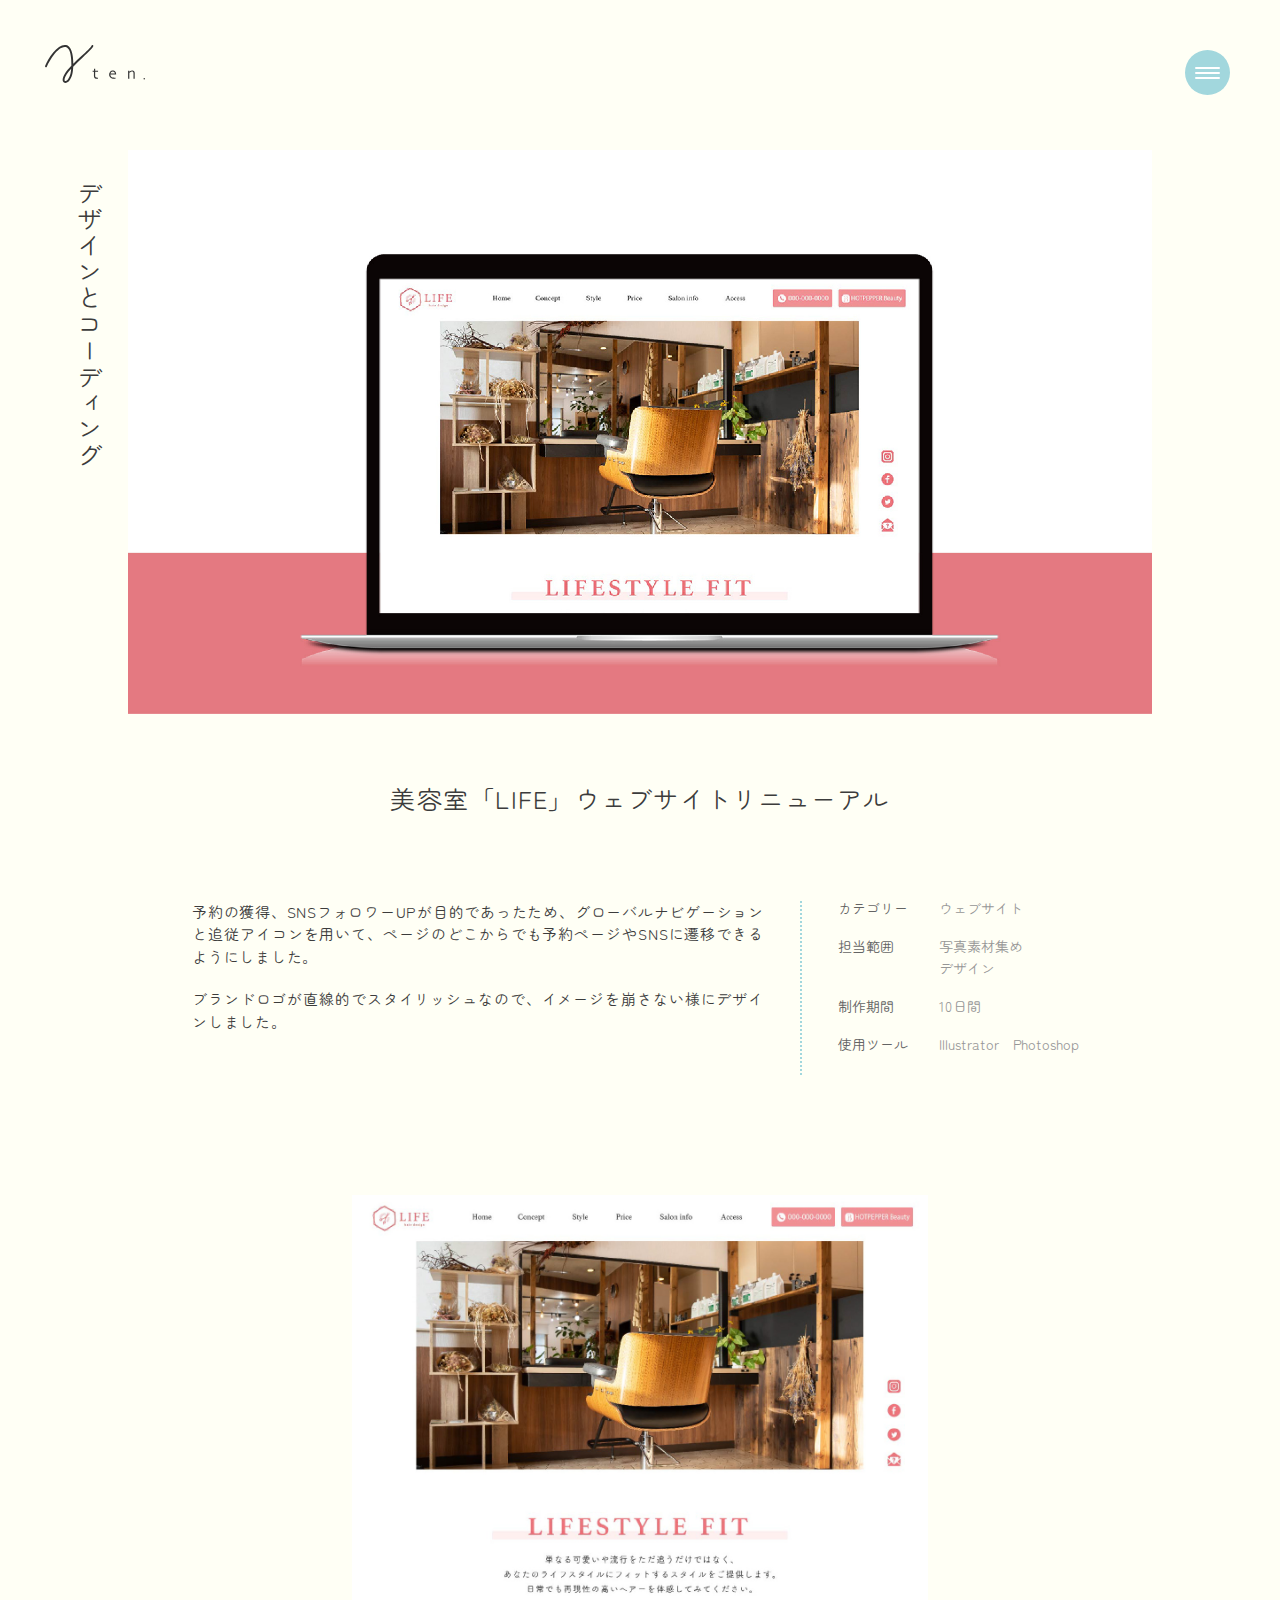
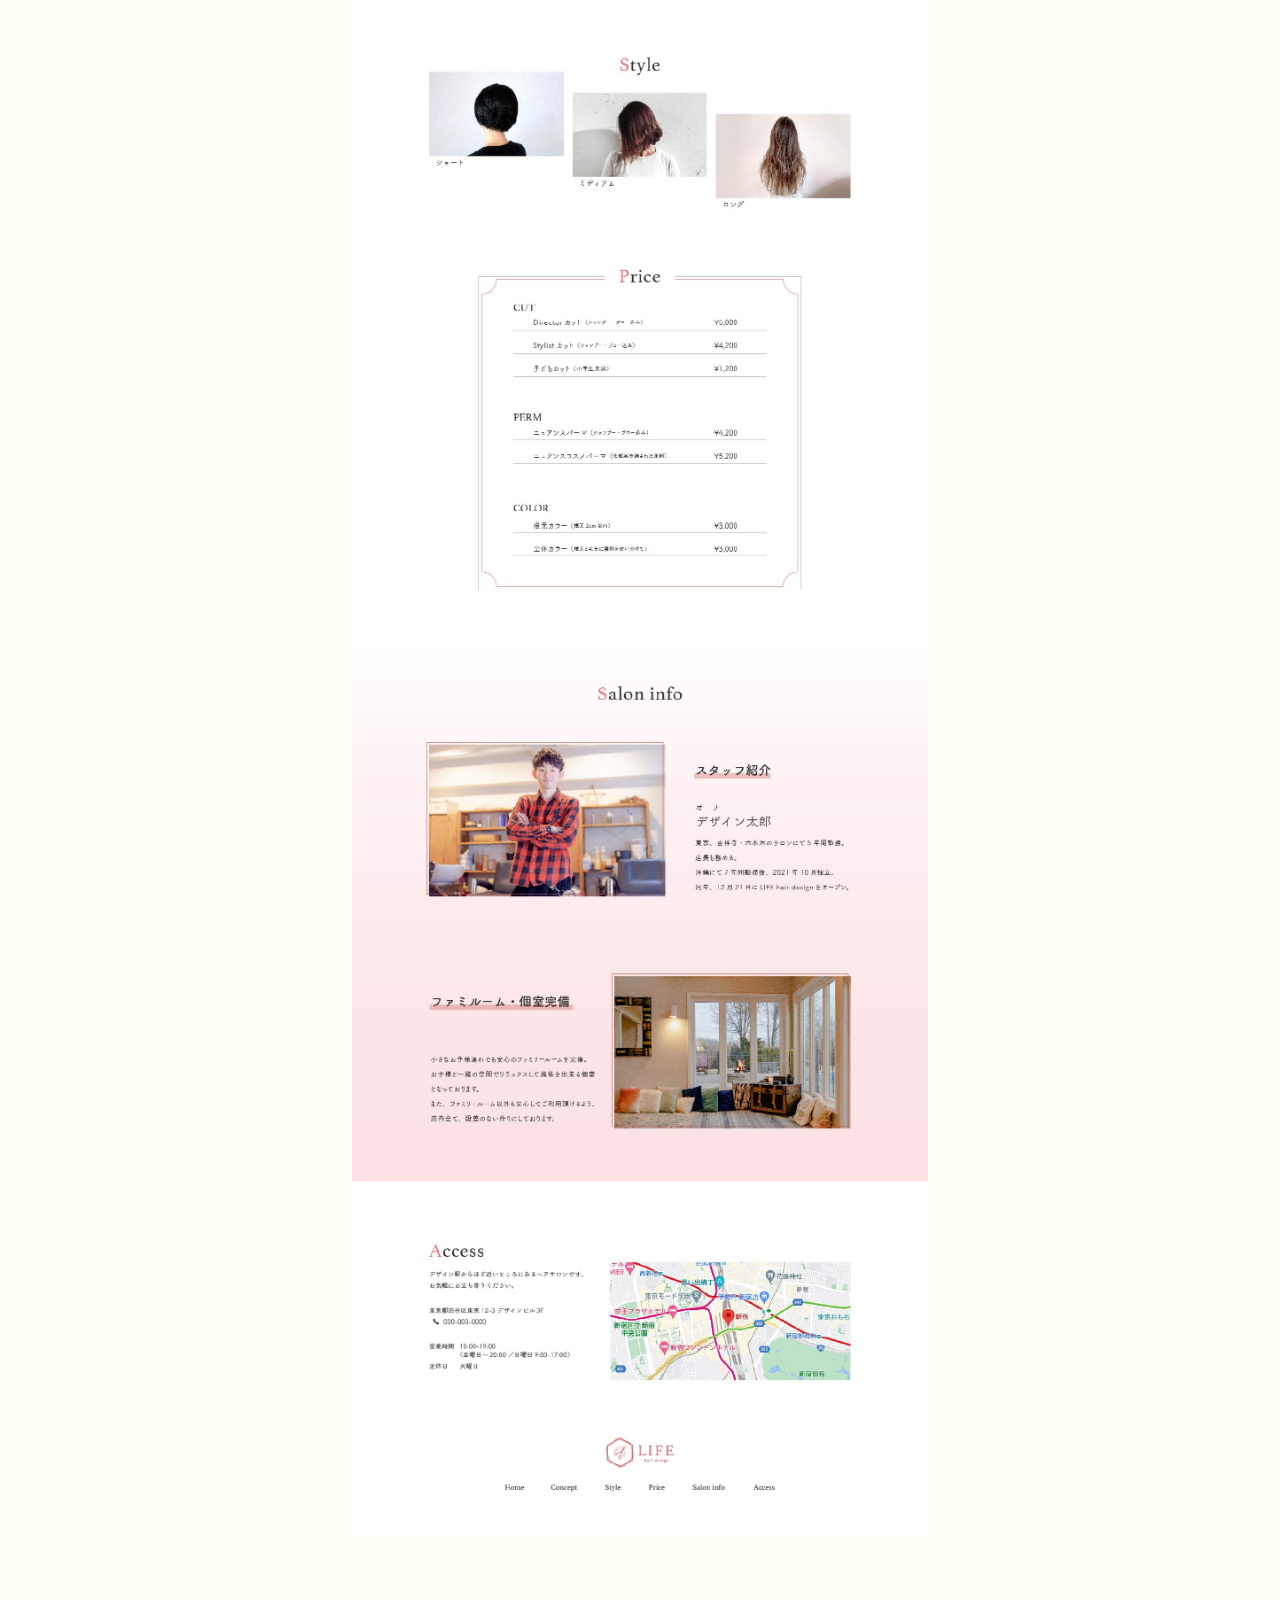
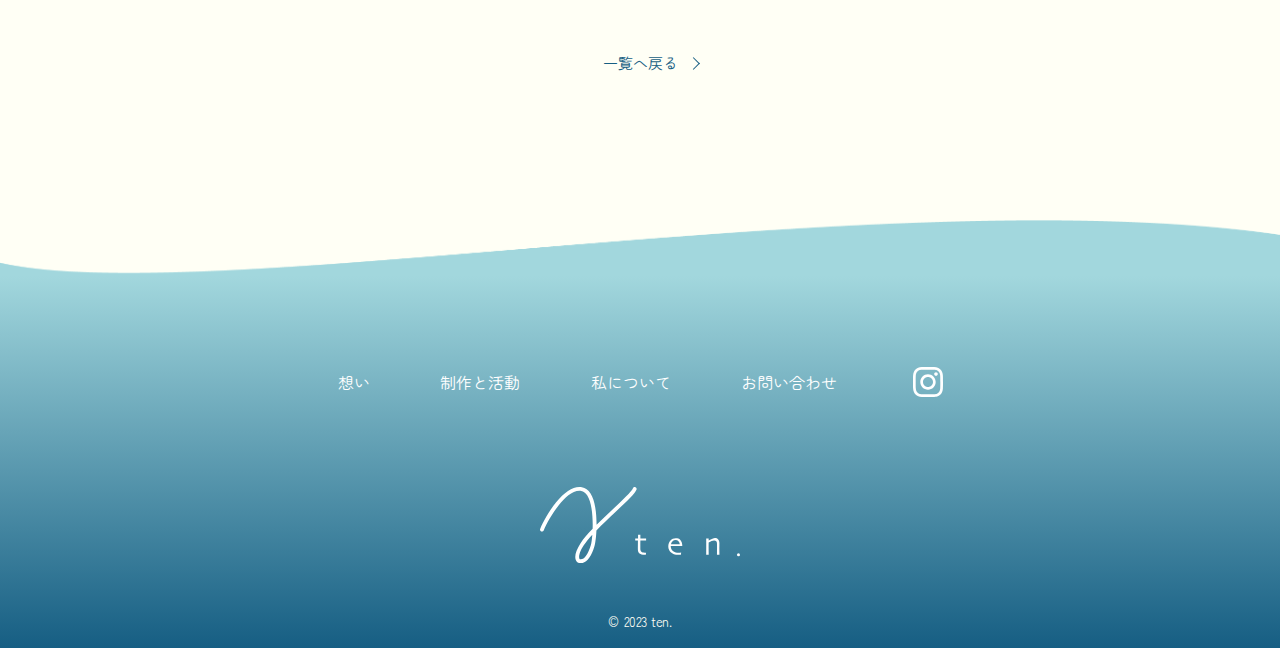
<file: works/life_hair_design.html>
<!DOCTYPE html>
<html lang="ja">

<head>
    <meta charset="UTF-8">
    <meta http-equiv="X-UA-Compatible" content="IE=edge">
    <meta name="viewport" content="width=device-width, initial-scale=1.0">
    <title>美容室「LIFE」ウェブサイトデザイン｜ten.</title>
    <meta name="description" content="美容室「LIFE」のウェブサイトデザインについて">
    <link rel="stylesheet" href="../css/common.css">
    <link rel="stylesheet" href="css/style.css">
    <!-- jQuery -->
    <script src="https://ajax.googleapis.com/ajax/libs/jquery/3.7.0/jquery.min.js"></script>
</head>

<body>
    <!-- ヘッダー -->
    <header>
        <h1 class="header_logo">
            <a href="../index.html">
                <img src="../images/ten_logo.svg" alt="ten.">
            </a>
        </h1>

        <!-- ハンバーガー -->
        <div class="nav_btn">
            <div class="nav_btn_line"><span></span></div>
        </div>
        <div class="nav_wrap">
            <div class="nav_wrap_center">
                <nav class="nav_wrap_list">
                    <ul>
                        <li><a href="../thought/index.html">想い</a></li>
                        <li><a href="../works/index.html">制作と活動</a></li>
                        <li><a href="../about/index.html">私について</a></li>
                        <li><a href="../contact/index.html">お問い合わせ</a></li>
                    </ul>
                </nav>
                <div class="nav_wrap_sns">
                    <a href="https://www.instagram.com/ten._design_2308/?igshid=OGQ5ZDc2ODk2ZA%3D%3D" target="_blank">
                        <img src="../images/instagram_icon.svg" alt="インスタグラムアカウント">
                    </a>
                </div>
            </div>
        </div>
    </header>

    <h2 class="pc_vertical heading_each">デザインとコーディング</h2>


    <div class="work_top_img">
        <img src="images/life_hair_design_top@2x-80.jpg" alt="美容室LIFEのウェブサイとイメージ">
    </div>
    <p class="work_lead">美容室「LIFE」<br class="br_pc_none">ウェブサイトリニューアル</p>

    <div class="work_desc_wrap">
        <div class="work_desc_category">
            <dl>
                <dt>カテゴリー</dt>
                <dd>ウェブサイト</dd>
            </dl>
            <dl>
                <dt>担当範囲</dt>
                <dd>写真素材集め</dd>
                <dd>デザイン</dd>
            </dl>
            <dl>
                <dt>制作期間</dt>
                <dd>10日間</dd>
            </dl>
            <dl>
                <dt>使用ツール</dt>
                <dd>Illustrator</dd>
                <dd>Photoshop</dd>
            </dl>
        </div>
        <div class="work_desc_point">
            <p>予約の獲得、SNSフォロワーUPが目的であったため、グローバルナビゲーションと追従アイコンを用いて、ページのどこからでも予約ページやSNSに遷移できるようにしました。
            </p>
            <p>ブランドロゴが直線的でスタイリッシュなので、イメージを崩さない様にデザインしました。
            </p>
        </div>
    </div>

    <div class="work_pc_only">
        <img src="images/life_hair_design_full_pc@2x-80.jpg" alt="美容室LIFEのウェブサイトpc版">
    </div>

    <a href="../works/index.html" class="btn_hover next">一覧へ戻る
    </a>

    <!-- フッター -->
    <div class="footer_img">
        <img src="../images/footer_pc@2x.png" alt="波">
    </div>
    <footer>
        <div class="footer_wrap">
            <nav class="footer_nav">
                <ul class="footer_list">
                    <li><a href="../thought/index.html">想い</a></li>
                    <li><a href="../works/index.html">制作と活動</a></li>
                    <li><a href="../about/index.html">私について</a></li>
                    <li><a href="../contact/index.html">お問い合わせ</a></li>
                </ul>
                <div class="footer_insta_img">
                    <a href="https://www.instagram.com/ten._design_2308/?igshid=OGQ5ZDc2ODk2ZA%3D%3D" target="_blank"
                        class="footer_insta">
                        <img src="../images/instagram_icon.svg" alt="インスタグラムアカウント">
                    </a>
                </div>
            </nav>
            <a href="./index.html" class="footer_logo">
                <svg id="ten_logo" data-name="レイヤー 2" xmlns="http://www.w3.org/2000/svg" viewBox="0 0 209.95 80">
                    <defs>
                        <style>
                            .cls-1 {
                                fill: #fff;
                            }
                        </style>
                    </defs>
                    <g id="_レイヤー_1-2" data-name="レイヤー 1">
                        <g>
                            <path class="cls-1"
                                d="m42.86,80c-.06,0-.12,0-.19,0-2.15-.05-3.87-1.08-4.83-2.9-2-3.79-.27-10.38,4.74-18.07,2.91-4.47,7.43-9.67,12.68-15.13.39-12.29-.76-27.31-5.59-34.93-1.79-2.82-3.88-4.4-6.38-4.8-8.46-1.37-17.4,7.27-23.42,14.75-6.97,8.68-13.07,19.65-16.02,26.67-.43,1.02-1.6,1.5-2.63,1.07-1.02-.43-1.5-1.61-1.07-2.63,3.06-7.28,9.37-18.65,16.59-27.63C26.46,4.3,35.61-1.15,43.93.2c3.66.59,6.73,2.82,9.14,6.62,4.87,7.69,6.36,21.01,6.32,32.88,5.47-5.46,11.44-11.06,17.07-16.34,9.83-9.22,20-18.76,21.12-21.98.37-1.05,1.51-1.6,2.56-1.23,1.05.37,1.6,1.51,1.23,2.56-1.38,3.96-8.94,11.17-22.17,23.58-6.66,6.25-13.79,12.94-19.96,19.27-.34,7.43-1.21,13.69-2.09,16.72-3.27,11.28-8.47,17.72-14.3,17.72Zm12.07-29.9c-3.7,4.02-6.83,7.8-8.98,11.11-5.21,8-5.31,12.57-4.55,14.01.19.36.5.74,1.37.76.03,0,.06,0,.09,0,3.74,0,7.83-5.8,10.45-14.83.65-2.23,1.25-6.21,1.63-11.06Z" />
                            <g>
                                <path class="cls-1"
                                    d="m111.38,69.03l-.3,2.13c-.08.01-.27.02-.58.03s-.57.02-.8.02c-2.3,0-4.03-.48-5.21-1.44-1.18-.96-1.76-2.43-1.76-4.41,0-1.24,0-2.58.03-4s.03-3.19.03-5.29h-2.82v-1.97h2.97v-3.98h2.44v3.98h6.02v1.97h-6.02c0,.24,0,.94-.03,2.1s-.03,2.03-.03,2.59v4.17c0,1.46.39,2.51,1.18,3.15.78.64,1.99.97,3.63.97.2,0,.44,0,.72,0s.46,0,.54,0Z" />
                                <path class="cls-1"
                                    d="m149.39,61.99h-12.15c.01,1.19.26,2.28.76,3.27s1.25,1.81,2.27,2.46c.65.41,1.39.73,2.22.93.83.21,1.83.31,2.99.31.64,0,1.22-.02,1.76-.05s.86-.06.98-.07l-.3,2.24c-.09.01-.39.03-.89.06s-1.1.04-1.78.04c-1.79,0-3.35-.23-4.68-.7s-2.42-1.11-3.27-1.92c-.73-.68-1.35-1.56-1.86-2.62s-.76-2.25-.76-3.55.19-2.43.57-3.46.95-1.99,1.71-2.87c.66-.76,1.48-1.35,2.46-1.76.98-.41,2-.62,3.05-.62s1.97.16,2.77.47,1.51.79,2.1,1.43c.66.72,1.17,1.6,1.51,2.65s.53,2.31.54,3.77Zm-2.6-1.88c-.18-1.39-.65-2.48-1.42-3.27s-1.78-1.18-3.03-1.18-2.3.4-3.14,1.2-1.42,1.89-1.75,3.25h9.34Z" />
                                <path class="cls-1"
                                    d="m188.43,71.11h-2.66c.01-.31.03-1.35.04-3.11s.03-2.85.03-3.26c0-.58,0-1.44,0-2.58s-.01-1.97-.03-2.5c-.03-1.29-.28-2.21-.74-2.77s-1.25-.84-2.39-.84c-.68,0-1.53.2-2.54.6-1.01.4-2.03.92-3.06,1.55,0,.12,0,.79-.02,2s-.02,2.31-.02,3.31c0,1.3.01,2.87.04,4.71.03,1.84.04,2.8.04,2.89h-2.66c0-.08.01-.76.03-2.06s.03-3.22.03-5.77c0-1.18,0-2.55,0-4.13s-.03-3.26-.06-5.04h2.62l-.02,1.93.02.03c1.57-.9,2.88-1.52,3.92-1.87s1.92-.53,2.61-.53c1.43,0,2.59.45,3.45,1.35s1.3,2.14,1.3,3.71c0,1.41,0,2.63-.03,3.66s-.03,1.86-.03,2.5c0,1.02.01,2.29.04,3.82s.04,2.33.04,2.41Z" />
                            </g>
                            <circle class="cls-1" cx="208.37" cy="71.11" r="1.58" />
                        </g>
                    </g>
                </svg> </a>
        </div>
        <span class="copyright">© 2023 ten.</span>
    </footer>


    <script src="../js/script.js"></script>


</body>

</html>
</file>
<file: css/common.css>
@charset "UTF-8";

@import url("https://fonts.googleapis.com/css2?family=Zen+Maru+Gothic:wght@400;500;700&display=swap");

/* cssリセット */

html {
    scroll-behavior: smooth;
}

html,
body,
h1,
h2,
h3,
p,
dl,
dt,
dd,
ul,
li {
    margin: 0;
    padding: 0;
    line-height: 1;
    /*デフォルトの文字色、font-familyを予め当てておく*/
    color: #3c3c3c;
    font-family: "Zen Maru Gothic", sans-serif;
    font-weight: normal;
}

a {
    /*下線を消す*/
    text-decoration: none;
    /*色を消す*/
    color: inherit;
    transition: 0.3s;
}

/* ホバー */
/* a:hover {
    opacity: 0.5;
} */

ul {
    /*左の「・」を消す*/
    list-style: none;
}

img {
    max-width: 100%;
    vertical-align: bottom;
    border: none;
}

/* 基本の背景色 */
body {
    background-color: #fffff5;
}

footer {
    background: linear-gradient(#a2d7dd, #165e83);
}
/* 基本の縦書き */
.vertical {
    writing-mode: vertical-rl;
    -webkit-writing-mode: vertical-rl;
    -ms-writing-mode: vertical-rl;
}
/* 文字色の装飾01 */
.color_01 {
    color: #a2d7dd;
}

/* cssリセット ここまで*/

/* ヘッダー */
header {
    position: fixed;
    top: 0;
    display: flex;
    /* background: rgba(255, 255, 240, 0.9); */
    width: 100%;
    /* height:  */
    z-index: 99;
}
.header_logo {
    width: 100px;
    margin-top: 45px;
    margin-left: 45px;
}
/* ハンバーガー */
.nav_wrap {
    display: none;
}

.nav_btn {
    position: absolute;
    top: 50px;
    right: 50px;
    display: flex;
    justify-content: center;
    align-items: center;
    width: 45px;
    height: 45px;
    border-radius: 50%;
    background: #a2d7dd;
    cursor: pointer;
    z-index: 2;
}

.nav_btn_line span {
    display: block;
    position: relative;
    width: 25px;
    height: 2px;
    border-radius: 2px;
    background: #fff;
    transition: 0.5s;
}

.nav_btn_line span::before,
.nav_btn_line span::after {
    content: "";
    display: block;
    position: absolute;
    width: 25px;
    height: 2px;
    border-radius: 3px;
    background: #fff;
    transition: 0.5s;
}
.nav_btn_line span::before {
    bottom: 5px;
}
.nav_btn_line span::after {
    top: 5px;
}

/* ハンバーガーメニュー閉じる */
.nav_btn.open {
    background: transparent;
    transition: 0.5s;
}
.nav_btn_line.open span {
    background: transparent;
}
.nav_btn_line.open span::before {
    bottom: 0;
    transform: rotate(45deg);
}
.nav_btn_line.open span::after {
    top: 0;
    transform: rotate(135deg);
}

/* ハンバーガーメニュー中身 */
.nav_wrap {
    position: relative;
    position: absolute;
    top: 0;
    left: 0;
    width: 100%;
    height: 100vh;
    background: #a2d7dd;
    /* 半透明も良いかなと悩んでいるので下記残しておきます */
    /* background: rgba(162, 215, 221, 0.9); */
    z-index: 1;
}
.nav_wrap_center {
    align-items: center;
    position: absolute;
    top: 50%;
    left: 50%;
    transform: translateY(-50%) translateX(-50%);
}
.nav_wrap_list ul {
    display: flex;
    flex-direction: column;
    text-align: center;
    height: 100%;
}
.nav_wrap_list ul li {
    color: #fff;
    font-size: 23px;
    font-feature-settings: "palt";
}
.nav_wrap_list ul li + li {
    margin-top: 45px;
}
.nav_wrap_list ul li a:hover {
    opacity: 0.7;
}
.nav_wrap_sns {
    text-align: center;
    margin-top: 80px;
}
.nav_wrap_sns img {
    width: 30px;
}

/* フッター */
.footer_wrap {
    padding: 4%;
}
.footer_nav {
    display: flex;
    justify-content: space-around;
    max-width: 650px;
    margin: 40px auto;
}
.footer_list {
    display: flex;
    justify-content: space-between;
    align-items: center;
    width: 500px;
}
.footer_nav ul li {
    color: #fff;
}
.footer_nav ul li a:hover {
    opacity: 0.5;
}
.footer_insta {
    display: flex;
    width: fit-content;
    /* margin: 50px auto 0; */
}
.footer_insta_img {
    width: 30px;
    padding-left: 30px;
    flex-shrink: 0;
}
.footer_insta_img > a > img {
    width: 100%;
}
.footer_logo {
    display: block;
    margin: 90px auto 0;
    width: 200px;
}
.cls-1 {
    fill: #fff;
}
/* .footer_logo_svg {
    width: 200px;
    fill: #fff;
} */
/* .footer_logo.cls-1 {
    fill: #fff;
} */
.copyright {
    display: block;
    text-align: center;
    font-size: 13px;
    color: #fffff5;
    padding-bottom: 20px;
}

@media screen and (max-width: 767px) {
    /* ヘッダー */
    .header_logo {
        margin-top: 20px;
        margin-left: 20px;
    }
    .nav_btn {
        top: 20px;
        right: 20px;
    }
    .nav_wrap_list ul li {
        font-size: 20px;
    }

    /* フッター */
    .footer_wrap {
        padding: 10%;
    }
    .footer_nav {
        display: block;
    }
    .footer_list {
        display: block;
        width: fit-content;
        margin-top: 0;
        margin-left: 0;
        margin-bottom: 60px;
    }
    .footer_nav ul li {
        margin-top: 35px;
    }
    .footer_insta_img {
        padding-left: 0;
    }
    .footer_logo {
        width: 150px;
    }
}
</file>
<file: about/css/style.css>
@charset "UTF-8";
h2 {
    font-size: 30px;
    letter-spacing: 0.1em;
    z-index: -1;
}
.heading {
    position: absolute;
    top: 180px;
    left: 6%;
    z-index: -1;
}
.about_wrap {
    max-width: 1000px;
    padding-left: 15%;
    padding-right: 15%;
    margin: 300px auto;
}
.name {
    font-size: 25px;
    font-feature-settings: "palt";
    letter-spacing: 0.1em;
    margin-bottom: 25px;
}
.name_en::before {
    content: "Yori";
    padding-left: 20px;
    font-size: 15px;
    color: #969696;
}
.about_desc_wrap {
    display: flex;
    justify-content: space-between;
    margin-bottom: 72px;
}
.abuot_desc {
    font-size: 15px;
    font-feature-settings: "palt";
    letter-spacing: 0.1em;
    line-height: 2;
    padding-right: 10px;
    margin-bottom: 25px;
}
.about_achieve {
    font-size: 14px;
    font-feature-settings: "palt";
    letter-spacing: 0.1em;
    line-height: 1.5;
    color: #969696;
    margin-bottom: 25px;
}
.about_skill_icon {
    width: 50%;
}

/* レスポンシブ */
@media screen and (max-width: 767px) {
    h2 {
        font-size: 25px;
    }
    .about_desc_wrap {
        display: block;
    }
    .about_achieve {
        font-size: 13px;
    }
    .about_skill_icon {
        width: 50%;
    }
    .about_skill_icon {
        width: 300px;
    }
}
@media screen and (max-width: 452px) {
    .heading {
        position: static;
        margin: 130px auto 80px;
    }
    .about_wrap {
        padding-left: 10%;
        padding-right: 10%;
        margin-top: 0;
        margin-bottom: 150px;
    }
    .about_skill_icon {
        width: 100%;
    }
}
</file>
<file: contact/css/style.css>
@charset "UTF-8";

h2 {
    font-size: 30px;
    letter-spacing: 0.1em;
    z-index: -1;
}
.section {
    position: relative;
}
.heading {
    position: absolute;
    top: 0;
    left: 6%;
    height: 100%;
    z-index: -1;
}
.pc_sticky {
    position: sticky;
    top: 140px;
}
.sp_un_sticky {
    display: none;
}
p {
    text-align: center;
    font-size: 15px;
    font-feature-settings: "palt";
    letter-spacing: 0.05em;
    line-height: 1.75;
    padding-top: 90px;
    margin-top: 150px;
    margin-bottom: 90px;
}
.br_pc_none {
    display: none;
}

.contact_wrap {
    width: 60%;
    margin: 0 auto;
}

::placeholder {
    color: #c7e7eb;
    font-size: 14px;
}
input:focus {
    outline: none;
    border: 1px solid #c7e7eb;
}
/* input[type="text"] {
    color: red;
} */
input {
    width: 100%;
    margin: 0;
    height: 2rem;
    box-sizing: border-box;
}
textarea {
    box-sizing: border-box;
}
textarea:focus {
    outline: none;
    border: 1px solid #c7e7eb;
}
/* input[type="msg"] {
    color: red;
} */
/* （textarea自体のは文字色は変えられないと調べたので今回は後回しにします） */

.contact_item {
    display: block;
    font-size: 15px;
    font-feature-settings: "palt";
    margin-left: 15px;
    margin-bottom: 5px;
}
.contact_box_s {
    width: 100%;
    height: 64px;
    border-radius: 15px;
    background: #fff;
    border: solid 1px #fff;
    padding-left: 15px;
}
.contact_box_l {
    width: 100%;
    height: 350px;
    border-radius: 15px;
    background: #fff;
    border: solid 1px #fff;
    margin-bottom: 50px;
    padding-left: 15px;
    padding-top: 15px;
}
.contact_box_s + .contact_item {
    margin-top: 50px;
}
.btn_next {
    display: block;
    font-size: 14px;
    text-align: center;
    line-height: 50px;
    height: 50px;
    width: 150px;
    border-radius: 50vh;
    background: #e3f3f5;
    border: solid 1px #d0ebee;
    margin: 0 auto 100px;
}

/* サンクスページ */
.thanks_p {
    font-size: 15px;
    font-feature-settings: "palt";
    letter-spacing: 0.1em;
    line-height: 2;
    margin: 200px auto;
}

/* レスポンシブ */
@media screen and (max-width: 767px) {
    h2 {
        font-size: 25px;
    }
    .br_pc_none {
        display: block;
    }
    .contact_wrap {
        width: 70%;
    }
    .contact_box_s,
    .contact_box_l {
        border-radius: 11px;
    }
    .contact_box_s + .contact_item {
        margin-top: 30px;
    }
}
@media screen and (max-width: 452px) {
    .sp_un_sticky {
        display: block;
        position: static;
        margin: 130px auto 80px;
    }
    .pc_sticky {
        display: none;
    }
    p {
        padding-top: 0;
        margin-top: 0;
    }
    .contact_wrap {
        width: 80%;
    }
    .contact_box_s,
    .contact_box_l {
        border-radius: 7px;
    }
}
</file>
<file: thought/css/style.css>
@charset "UTF-8";

/* かたまり共通 */
.section {
    position: relative;
}
h2 {
    font-size: 30px;
    letter-spacing: 0.1em;
    z-index: -1;
}
h3 {
    font-size: 24px;
    font-feature-settings: "palt";
    letter-spacing: 0.05em;
    line-height: 1.75;
    padding-top: 40px;
    padding-bottom: 17px;
    border-bottom: 2px dotted #a2d7dd;
    margin-bottom: 17px;
}
.heading {
    position: absolute;
    top: 0;
    left: 6%;
    height: 100%;
    z-index: -1;
}
.pc_sticky {
    position: sticky;
    top: 140px;
}
.sp_un_sticky {
    display: none;
}
.br_pc_none {
    display: none;
}

/* 制作への想い */
/* .top {
    height: 450px;
    padding-top: 80px;
    margin: 180px auto 0;
    font-size: 24px;
    line-height: 2;
    letter-spacing: 0.1em;
} */
.thought_wrap {
    text-align: justify;
    max-width: 1000px;
    padding: 0 15%;
    margin: 200px auto 160px;
}
.thought_right {
    text-align: justify;
    width: 57%;
    margin-left: 43%;
}
.thought_left {
    width: 55%;
}
.thought_right + .thought_left,
.thought_left + .thought_right {
    margin-top: 150px;
}
.thought_work {
    font-size: 15px;
    font-feature-settings: "palt";
    letter-spacing: 0.05em;
    line-height: 2;
    margin-bottom: 40px;
}

/* ロゴマーク */

.logo_wrap {
    max-width: 730px;
    padding-left: 20%;
    padding-right: 20%;
    margin: 300px auto 160px;
}
.logo_img {
    width: 240px;
    padding-top: 80px;
    margin: 0 auto 100px;
}
.logo_desc_mean {
    margin-bottom: 160px;
}
.logo_desc_symbol {
    display: flex;
    justify-content: space-between;
}
.logo_desc_symbol_desc {
    padding-right: 30px;
}
.logo_desc_symbol_img {
    flex-shrink: 0;
    width: 75px;
}
.logo_desc_symbol_img_te {
    padding-bottom: 30px;
}
.thought_logo {
    font-size: 15px;
    font-feature-settings: "palt";
    letter-spacing: 0.05em;
    line-height: 2;
    margin-bottom: 30px;
}

@media screen and (max-width: 767px) {
    /* かたまり共通 */
    h2 {
        font-size: 25px;
    }
    h3 {
        font-size: 20px;
        padding-top: 80px;
        padding-bottom: 17px;
        margin-bottom: 17px;
    }
    .br_pc_none {
        display: none;
    }
    /* .top {
        height: 352px;
        padding-top: 40px;
        margin: 150px auto 0;
        font-size: 20px;
    } */

    /* 制作への想い */
    .thought_wrap {
        margin: 130px auto 0;
    }
    .thought_right,
    .thought_left {
        width: 100%;
        margin: 0 auto;
    }
    .thought_right + .thought_left,
    .thought_left + .thought_right {
        margin-top: 0;
    }
    .thought_work {
        margin-bottom: 0;
    }

    /* ロゴについて */
    .logo_wrap {
        margin: 130px auto 100px;
        padding: 0 15%;
    }
    .logo_img {
        width: 210px;
        padding-top: 80px;
        margin: 0 auto;
    }
    .logo_desc_mean {
        margin-bottom: 0;
    }
    .logo_desc_symbol {
        display: block;
    }
    .logo_desc_symbol_desc {
        padding-right: 0;
    }
    .logo_desc_symbol_img {
        display: flex;
        justify-content: center;
        width: 100%;
        margin: 0 auto;
    }
    .logo_desc_symbol_img_te {
        padding-right: 30px;
    }
    .logo_desc_symbol_img_te,
    .logo_desc_symbol_img_n {
        width: 75px;
    }
    .thought_logo {
        line-height: 2;
        margin-bottom: 20px;
    }
}
@media screen and (max-width: 452px) {
    .pc_sticky {
        display: none;
    }
    .sp_un_sticky {
        display: block;
        margin: 0 auto;
    }
    h3 {
        padding-top: 60px;
        padding-bottom: 5px;
        margin-bottom: 5px;
    }
    .thought_wrap,
    .logo_wrap {
        padding-left: 10%;
        padding-right: 10%;
    }
}
</file>
<file: works/css/style.css>
@charset "UTF-8";

/* 一覧ページ */
#top {
    position: absolute;
    top: 0;
    left: 0;
}
.heading_list {
    position: absolute;
    top: 180px;
    left: 6%;
    font-size: 30px;
    letter-spacing: 0.1em;
    z-index: -1;
}
.head_sticky {
    position: absolute;
    top: 0;
    left: 6%;
    height: 100%;
    z-index: -1;
}
.pc_vertical {
    writing-mode: vertical-rl;
    -webkit-writing-mode: vertical-rl;
    -ms-writing-mode: vertical-rl;
}
.sticky {
    position: sticky;
    top: 140px;
    font-size: 30px;
    /* height: 200px; */
}

.works_list_top {
    margin-top: 300px;
    margin-left: 20%;
}
.works_list_top li {
    font-size: 20px;
    font-feature-settings: "palt";
    letter-spacing: 0.1em;
    margin-top: 40px;
}
/* .works_list_top li a {
    font-size: 20px;
    font-feature-settings: "palt";
    letter-spacing: 0.1em;
} */

.works_list {
    width: 100%;
}
.section {
    position: relative;
    /* padding-top: 50px; */
}
.works_design_wrap,
.works_art_wrap,
.works_workshop_wrap {
    display: flex;
    justify-content: space-between;
    flex-wrap: wrap;
    max-width: 1100px;
    padding-left: 15%;
    padding-right: 15%;
}
.works_design_wrap {
    margin: 200px auto 0;
}
.works_art_wrap {
    margin: 200px auto 0;
}
.works_workshop_wrap {
    margin: 200px auto 200px;
}
.works_list_img {
    max-width: 1200px;
    width: 47%;
    margin-top: 50px;
    /* ホバー用 */
    position: relative;
}
/* workのホバー */
.works_list_img span.works_img_hover {
    position: relative; /*背景色の基点となる位置を定義*/
    display: block;
    line-height: 0; /*行の高さを0にする*/
    overflow: hidden; /*拡大してはみ出る要素を隠す*/
}
.works_list_img span.works_img_hover::before {
    content: "";
    position: absolute;
    z-index: 2;
    left: 0;
    top: 0;
    opacity: 0; /*透過0*/
    transition: 0.3s ease-in-out; /*移り変わる速さを変更したい場合はこの数値を変更*/
    transform: translateY(100%);
    background: #fff; /*背景色*/
    width: 100%;
    height: 100%;
}
.works_list_img:hover span.works_img_hover::before {
    /*hoverした時の変化*/
    opacity: 0.9; /*透過なしに変化*/
    transform: translateY(0);
}
.works_list_img span.works_hover_cap {
    position: absolute;
    opacity: 0; /*透過0*/
    transition: 0.5s ease-in-out; /*移り変わる速さを変更したい場合はこの数値を変更*/
    z-index: 3; /*テキストを前面に出す*/
    top: 50%;
    left: 50%;
    transform: translate(-50%, -50%); /*テキストの位置中央指定*/
    font-size: 16px;
    text-align: center;
    color: #165e83; /*テキストの色を変えたい場合はここを修正*/
    line-height: 1.5; /*行の高さを1.5にする*/
}
.works_list_img:hover span.works_hover_cap {
    opacity: 1; /*透過なしに変化*/
}

/* トップへ戻る */
.page_top {
    font-size: 14px;
    font-feature-settings: "palt";
    letter-spacing: 0.05em;
    position: fixed;
    right: 5%;
    bottom: 10%;
}
.page_top::before {
    content: "";
    display: block;
    position: absolute;
    top: -66px;
    left: 5px;
    width: 10px;
    height: 45px;
    border-top: solid 1px;
    transform: rotate(35deg);
}
.page_top::after {
    content: "";
    display: block;
    position: absolute;
    top: -65px;
    left: 8px;
    width: 10px;
    height: 45px;
    border-right: solid 1px;
}

/* それぞれのページ */
.heading_each {
    position: absolute;
    top: 180px;
    left: 6%;
    font-size: 25px;
    letter-spacing: 0.05em;
    z-index: -1;
}
.next {
    text-align: center;
    font-size: 15px;
    font-feature-settings: "palt";
}

/*== 波紋がふわっと広がる */

.btn_hover {
    /*波紋の基点とするためrelativeを指定*/
    position: relative;
    /*リンクの形状*/
    display: block;
    width: fit-content;
    margin: 0 auto 150px;
    text-decoration: none;
    color: #165e83;
    outline: none;
}

/*波形の設定*/
.btn_hover:hover::before {
    content: "";
    /*絶対配置で波形の位置を決める*/
    position: absolute;
    left: 50%;
    top: -10%;
    /*波形の形状*/
    border: 3px solid #a2d7dd;
    width: 50px;
    height: 50px;
    border-radius: 50%;
    /*はじめは不透明*/
    opacity: 1;
    /*アニメーションの設定*/
    animation: 1s circleanime2 forwards;
}

/*波形が広がるアニメーション*/
@keyframes circleanime2 {
    0% {
        transform: scale(0);
    }
    100% {
        transform: scale(2);
        opacity: 0;
    }
}

/*矢印の設定*/
.btn_hover::after {
    content: "";
    /*絶対配置で矢印の位置を決める*/
    position: absolute;
    top: 4px;
    right: -20px;
    /*矢印の形状*/
    width: 8px;
    height: 8px;
    border-top: 1px solid #165e83;
    border-right: 1px solid #165e83;
    transform: rotate(45deg);
}

.work_top_img {
    max-width: 80%;
    margin: 150px auto 72px;
}
.work_lead {
    text-align: center;
    font-size: 25px;
    font-feature-settings: "palt";
    letter-spacing: 0.05em;
    margin-bottom: 90px;
}
.br_pc_none {
    display: none;
}
.work_desc_wrap {
    display: flex;
    justify-content: space-between;
    flex-direction: row-reverse;
    max-width: 1000px;
    padding-left: 15%;
    padding-right: 15%;
    margin: 0 auto;
}
.work_pc_only {
    width: 45%;
    margin: 120px auto;
}
.work_desc_point {
    width: 65%;
    padding-right: 4%;
}
.work_desc_point p {
    text-align: justify;
    font-size: 15px;
    line-height: 1.5;
    letter-spacing: 0.05em;
}
.work_desc_point p + p {
    margin-top: 20px;
}
.work_desc_category {
    padding-left: 4%;
    border-left: 2px dotted #a2d7dd;
}
dl {
    display: block;
}
dt {
    font-size: 14px;
    color: #646464;
    /* 左に寄せる */
    float: left;
    /* 後続の左寄せを解除 */
    clear: left;
    margin-right: 0.5em;
    margin-bottom: 24px;
    width: 80px;
}
dd {
    font-size: 14px;
    color: #969696;
    float: left;
    margin-left: 1em;
    margin-bottom: 8px;
}
dd + dd {
    margin-bottom: 24px;
}

/* レスポンシブ */
@media screen and (max-width: 1024px) {
    /* それぞれのページ */
    dl + dl {
        margin-top: 32px;
    }
    dt {
        /* 要素を縦に並べる */
        float: none;
        margin-bottom: 15px;
        width: 80px;
    }
    dd {
        /* 要素を縦に並べる */
        float: none;
        margin-left: 0;
    }
    dd + dd {
        margin-bottom: 0;
    }
    .work_desc_point {
        width: 100%;
    }
    .work_desc_wrap {
        padding-left: 15%;
        padding-right: 15%;
    }
}
@media screen and (max-width: 767px) {
    /* 一覧 */
    .works_list_top {
        margin-top: 220px;
        margin-left: 15%;
    }
    .heading_list {
        top: 130px;
        left: 6%;
        font-size: 25px;
    }
    .works_list_top li {
        font-size: 17px;
        margin-top: 30px;
    }
    .sticky {
        font-size: 25px;
    }
    .works_design_wrap,
    .works_art_wrap,
    .works_workshop_wrap {
        display: block;
        padding-top: 50px;
    }
    .works_list_img {
        margin-top: 0;
    }
    .works_list_img + .works_list_img {
        margin-top: 50px;
    }
    .works_list_img {
        width: 100%;
    }

    /* それぞれのページ */
    .work_desc_wrap {
        display: block;
    }
    .work_desc_category {
        display: grid;
        grid-template-columns: 50% 50%;
        grid-template-rows: auto auto;
        gap: 50px 10px;
        margin-bottom: 120px;
    }
    dl + dl {
        margin-top: 0;
    }
    dt {
        font-size: 13px;
        padding-left: 10px;
    }
    dd {
        float: left;
        padding-left: 10px;
    }
    .work_lead {
        font-size: 20px;
    }
    .work_pc_only {
        width: 70%;
    }
    .br_pc_none {
        display: block;
    }
}

@media screen and (max-width: 452px) {
    /* 一覧 */
    .heading_list {
        position: static;
        font-size: 25px;
        margin: 130px auto 80px;
    }
    .works_list_top {
        margin-top: 0;
        margin-left: 10%;
    }
    .head_sticky {
        z-index: 10;
    }
    .pc_vertical {
        writing-mode: horizontal-tb;
    }
    .works_design_wrap,
    .works_art_wrap,
    .works_workshop_wrap {
        margin-top: 150px;
        padding-top: 30px;
    }
    .works_list_img {
        margin-top: -15px;
    }
    .works_list_img + .works_list_img {
        margin-top: 50px;
    }

    /* それぞれのページ */
    .pc_vertical {
        writing-mode: horizontal-tb;
    }
    .heading_each {
        position: relative;
        top: 165px;
        width: fit-content;
        z-index: 50;
    }
    .work_top_img {
        max-width: 100%;
        margin: 150px auto 50px;
    }
    .work_desc_wrap {
        padding-left: 10%;
        padding-right: 10%;
    }
    .work_desc_category {
        display: grid;
        grid-template-columns: 100%;
        grid-template-rows: auto auto;
        row-gap: 30px;
        margin-bottom: 80px;
    }
    dt {
        margin-bottom: 8px;
    }
}
</file>
